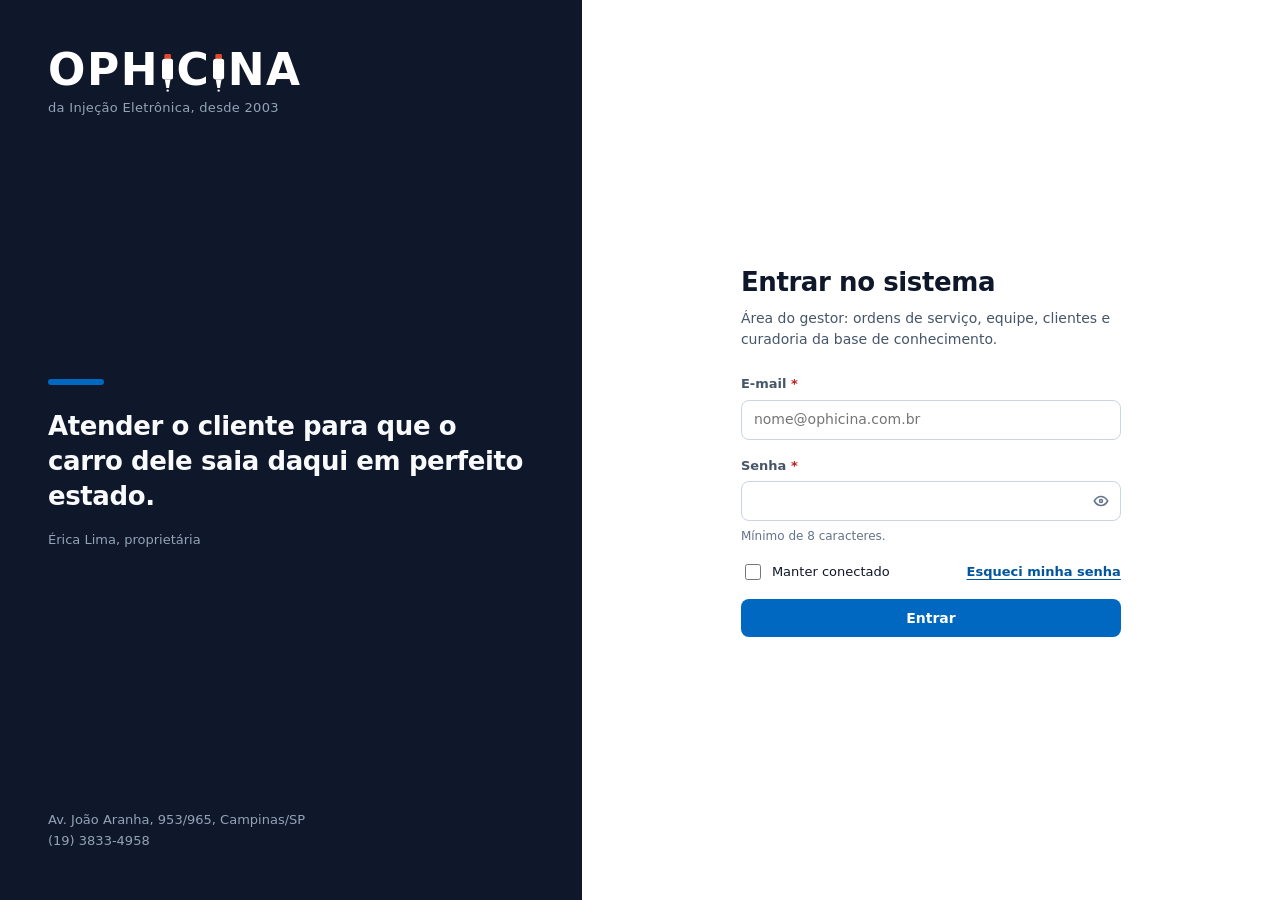
<file: design/ophicina-web/index.html>
<!DOCTYPE html>
<html lang="pt-BR">
  <head>
    <meta charset="UTF-8" />
    <meta name="viewport" content="width=device-width, initial-scale=1" />
    <meta name="description" content="Acesso do gestor ao sistema de gestão da Ophicina da Injeção Eletrônica." />
    <title>Entrar | Ophicina</title>
    <link rel="icon" href="img/favicon.svg" type="image/svg+xml" />
    <link rel="stylesheet" href="css/estilos.css" />
    <script src="js/tema.js"></script>
    <script src="js/login.js" defer></script>
  </head>
  <body>
    <div class="pagina-login">
      <header class="login-apresentacao">
        <svg class="sr-only" aria-hidden="true" focusable="false">
          <!-- bico injetor usado no lugar da letra "I" do logotipo -->
          <symbol id="injetor" viewBox="0 0 12 40">
            <rect x="2.5" y="0" width="7" height="6" rx="1.5" fill="#E04828" />
            <rect x="0" y="5" width="12" height="22" rx="3.2" fill="currentColor" />
            <path d="M3 27h6l-1.6 9h-2.8z" fill="currentColor" />
            <rect x="4.8" y="37.5" width="2.4" height="2.5" rx="1" fill="currentColor" />
          </symbol>
        </svg>
        <a class="logotipo" href="index.html" aria-label="Ophicina da Injeção Eletrônica">
          <span class="logotipo-nome" aria-hidden="true">OPH<svg class="letra-injetor" viewBox="0 0 12 40"><use href="#injetor" /></svg>C<svg class="letra-injetor" viewBox="0 0 12 40"><use href="#injetor" /></svg>NA</span>
          <span class="logotipo-descricao" aria-hidden="true">da Injeção Eletrônica, desde 2003</span>
        </a>

        <figure>
          <span class="faixa"></span>
          <blockquote>
            <p>Atender o cliente para que o carro dele saia daqui em perfeito estado.</p>
          </blockquote>
          <figcaption>Érica Lima, proprietária</figcaption>
        </figure>

        <address>Av. João Aranha, 953/965, Campinas/SP<br />(19) 3833-4958</address>
      </header>

      <main class="login-formulario" id="conteudo">
        <div class="login-caixa">
          <div>
            <h1>Entrar no sistema</h1>
            <p class="introducao">Área do gestor: ordens de serviço, equipe, clientes e curadoria da base de conhecimento.</p>
          </div>

          <form class="formulario" id="formulario-login">
            <div class="campo">
              <label for="email">E-mail <span class="obrigatorio">*</span></label>
              <input type="email" id="email" required autocomplete="username" placeholder="nome@ophicina.com.br" />
            </div>
            <div class="campo">
              <label for="senha">Senha <span class="obrigatorio">*</span></label>
              <div class="campo-senha">
                <input type="password" id="senha" required minlength="8" maxlength="64" autocomplete="current-password" />
                <button type="button" class="botao-icone" id="mostrar-senha" aria-pressed="false" title="Mostrar senha">
                  <img class="icone" src="img/icones/eye.svg" alt="Mostrar senha" />
                </button>
              </div>
              <small class="dica">Mínimo de 8 caracteres.</small>
            </div>
            <div class="linha-entre">
              <label class="opcao"><input type="checkbox" id="lembrar" /> Manter conectado</label>
              <button type="button" class="link" id="abrir-recuperacao" aria-expanded="false" aria-controls="formulario-recuperacao">Esqueci minha senha</button>
            </div>
            <button type="submit" class="botao botao-primario">Entrar</button>
          </form>

          <form class="formulario recuperacao" id="formulario-recuperacao" hidden>
            <h2>Recuperar senha</h2>
            <p class="dica">Enviaremos um link de redefinição para o e-mail cadastrado.</p>
            <div class="campo">
              <label for="email-recuperacao">E-mail cadastrado</label>
              <input type="email" id="email-recuperacao" required autocomplete="email" />
            </div>
            <div class="acoes-formulario">
              <button type="button" class="botao botao-secundario" id="cancelar-recuperacao">Cancelar</button>
              <button type="submit" class="botao botao-primario">Enviar link</button>
            </div>
            <p class="mensagem-formulario" id="mensagem-recuperacao" role="status"></p>
          </form>
        </div>
      </main>
    </div>
  </body>
</html>
</file>
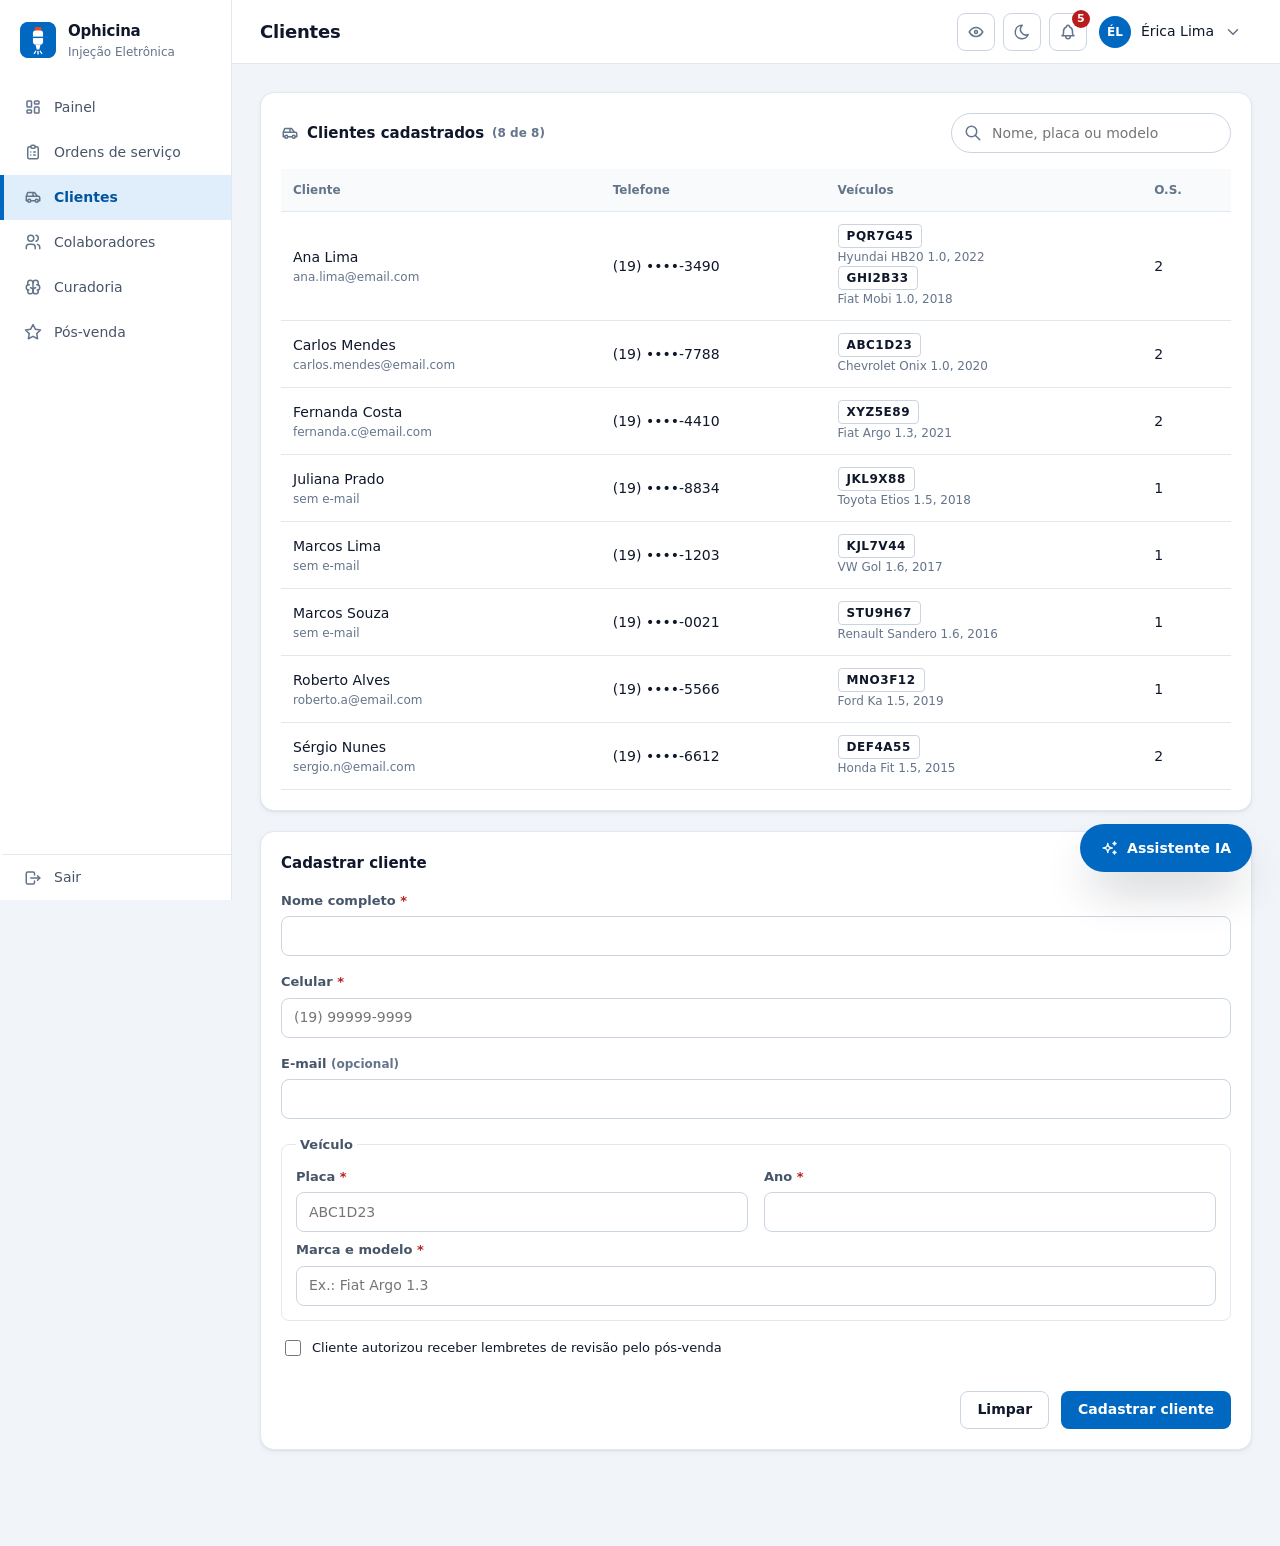
<file: design/ophicina-web/clientes.html>
<!DOCTYPE html>
<html lang="pt-BR">
  <head>
    <meta charset="UTF-8" />
    <meta name="viewport" content="width=device-width, initial-scale=1" />
    <meta name="description" content="Cadastro de clientes e veículos da oficina." />
    <title>Clientes | Ophicina</title>
    <link rel="icon" href="img/favicon.svg" type="image/svg+xml" />
    <link rel="stylesheet" href="css/estilos.css" />
    <script src="js/tema.js"></script>
    <script src="js/dados.js" defer></script>
    <script src="js/comum.js" defer></script>
    <script src="js/clientes.js" defer></script>
  </head>
  <body>
    <a class="pular-conteudo" href="#conteudo">Pular para o conteúdo</a>
    <div class="aplicacao">
      <nav class="menu-lateral" aria-label="Menu principal">
        <a class="marca" href="painel.html">
          <img class="marca-icone" src="img/logo.svg" alt="" width="36" height="36" />
          <span>
            <span class="marca-nome">Ophicina</span>
            <span class="marca-descricao">Injeção Eletrônica</span>
          </span>
        </a>
        <ul>
          <li>
            <a class="item-menu" href="painel.html" title="Painel">
              <img class="icone" src="img/icones/layout-dashboard.svg" alt="" /><span class="texto-item">Painel</span>
            </a>
          </li>
          <li>
            <a class="item-menu" href="ordens-servico.html" title="Ordens de serviço">
              <img class="icone" src="img/icones/clipboard-list.svg" alt="" /><span class="texto-item">Ordens de serviço</span>
            </a>
          </li>
          <li>
            <a class="item-menu" href="clientes.html" title="Clientes" aria-current="page">
              <img class="icone" src="img/icones/car.svg" alt="" /><span class="texto-item">Clientes</span>
            </a>
          </li>
          <li>
            <a class="item-menu" href="colaboradores.html" title="Colaboradores">
              <img class="icone" src="img/icones/users.svg" alt="" /><span class="texto-item">Colaboradores</span>
            </a>
          </li>
          <li>
            <a class="item-menu" href="curadoria.html" title="Curadoria">
              <img class="icone" src="img/icones/brain.svg" alt="" /><span class="texto-item">Curadoria</span>
            </a>
          </li>
          <li>
            <a class="item-menu" href="pos-venda.html" title="Pós-venda">
              <img class="icone" src="img/icones/star.svg" alt="" /><span class="texto-item">Pós-venda</span>
            </a>
          </li>
        </ul>
        <a class="item-menu item-sair" href="index.html" title="Sair">
          <img class="icone" src="img/icones/logout.svg" alt="" /><span class="texto-item">Sair</span>
        </a>
      </nav>

      <div class="area-principal">
        <header class="topo">
          <h1>Clientes</h1>
          <div class="topo-acoes">
            <button type="button" class="botao-icone" id="botao-privacidade" aria-pressed="false" title="Ocultar dados sensíveis">
              <img class="icone" src="img/icones/eye.svg" alt="Ocultar dados sensíveis" />
            </button>
            <button type="button" class="botao-icone" id="botao-tema" aria-pressed="false" title="Alternar tema escuro">
              <img class="icone" src="img/icones/moon.svg" alt="Alternar tema escuro" />
            </button>
            <details class="menu-suspenso">
              <summary class="botao-icone" title="Pendências">
                <img class="icone" src="img/icones/bell.svg" alt="Pendências" />
                <span class="contador" id="contador-pendencias" hidden>0</span>
              </summary>
              <div class="menu-suspenso-painel">
                <h2>Pendências</h2>
                <ul id="lista-pendencias"></ul>
              </div>
            </details>
            <details class="menu-suspenso perfil">
              <summary>
                <span class="avatar" aria-hidden="true">ÉL</span>
                <span class="nome-perfil sensivel">Érica Lima</span>
                <img class="icone" src="img/icones/chevron-down.svg" alt="" />
              </summary>
              <div class="menu-suspenso-painel">
                <h2>Gestora</h2>
                <ul>
                  <li><a href="index.html">Sair do sistema</a></li>
                </ul>
              </div>
            </details>
          </div>
        </header>

        <main class="conteudo" id="conteudo">
          <div class="duas-colunas">
            <section class="cartao" aria-labelledby="titulo-tabela-clientes">
              <div class="cartao-cabecalho">
                <h2 id="titulo-tabela-clientes"><img class="icone" src="img/icones/car.svg" alt="" />Clientes cadastrados <span class="subtitulo" id="total-clientes"></span></h2>
                <div class="campo-busca">
                  <img class="icone" src="img/icones/search.svg" alt="" />
                  <label class="sr-only" for="filtro-clientes">Buscar cliente</label>
                  <input type="search" id="filtro-clientes" placeholder="Nome, placa ou modelo" />
                </div>
              </div>
              <div class="tabela-rolagem">
                <table>
                  <thead>
                    <tr>
                      <th scope="col">Cliente</th>
                      <th scope="col">Telefone</th>
                      <th scope="col">Veículos</th>
                      <th scope="col">O.S.</th>
                    </tr>
                  </thead>
                  <tbody id="corpo-clientes"></tbody>
                </table>
              </div>
            </section>

            <aside class="cartao">
              <form class="formulario" id="formulario-cliente">
                <h2>Cadastrar cliente</h2>
                <div class="campo">
                  <label for="cli-nome">Nome completo <span class="obrigatorio">*</span></label>
                  <input type="text" id="cli-nome" required minlength="3" maxlength="80" autocomplete="off" />
                </div>
                <div class="campo">
                  <label for="cli-telefone">Celular <span class="obrigatorio">*</span></label>
                  <input type="tel" id="cli-telefone" required placeholder="(19) 99999-9999"
                    pattern="\(\d{2}\) \d{4,5}-\d{4}" title="DDD e número, como (19) 99999-9999" />
                </div>
                <div class="campo">
                  <label for="cli-email">E-mail <span class="dica">(opcional)</span></label>
                  <input type="email" id="cli-email" autocomplete="off" />
                </div>
                <fieldset>
                  <legend>Veículo</legend>
                  <div class="campos-lado-a-lado">
                    <div class="campo">
                      <label for="cli-placa">Placa <span class="obrigatorio">*</span></label>
                      <input type="text" id="cli-placa" required maxlength="7" placeholder="ABC1D23" autocomplete="off"
                        pattern="[A-Za-z]{3}[0-9][A-Za-z0-9][0-9]{2}" title="Formato ABC1234 ou Mercosul ABC1D23" />
                    </div>
                    <div class="campo">
                      <label for="cli-ano">Ano <span class="obrigatorio">*</span></label>
                      <input type="number" id="cli-ano" required min="1980" />
                    </div>
                  </div>
                  <div class="campo">
                    <label for="cli-modelo">Marca e modelo <span class="obrigatorio">*</span></label>
                    <input type="text" id="cli-modelo" required minlength="2" maxlength="60" placeholder="Ex.: Fiat Argo 1.3" autocomplete="off" />
                  </div>
                </fieldset>
                <label class="opcao">
                  <input type="checkbox" id="cli-lembretes" />
                  Cliente autorizou receber lembretes de revisão pelo pós-venda
                </label>
                <p class="mensagem-formulario" id="mensagem-cliente" role="alert"></p>
                <div class="acoes-formulario">
                  <button type="reset" class="botao botao-secundario">Limpar</button>
                  <button type="submit" class="botao botao-primario">Cadastrar cliente</button>
                </div>
              </form>
            </aside>
          </div>
        </main>
      </div>
    </div>

    <button type="button" class="botao botao-assistente" id="abrir-assistente">
      <img class="icone" src="img/icones/sparkles.svg" alt="" /> Assistente IA
    </button>

    <dialog class="assistente" id="assistente" aria-labelledby="assistente-titulo">
      <div class="assistente-topo">
        <h2 id="assistente-titulo"><img class="icone" src="img/icones/sparkles.svg" alt="" /> Assistente de diagnóstico</h2>
        <button type="button" class="botao-icone" id="fechar-assistente" title="Fechar">
          <img class="icone" src="img/icones/x.svg" alt="Fechar" />
        </button>
      </div>
      <ol class="assistente-conversa" id="assistente-conversa" aria-live="polite">
        <li class="mensagem-chat ia">Olá, Érica. Pergunte sobre um sintoma, um código de falha ou uma O.S. Eu procuro casos parecidos nos relatos que a oficina já aprovou.</li>
      </ol>
      <form class="assistente-formulario" id="assistente-formulario">
        <label for="assistente-pergunta" class="sr-only">Sua pergunta</label>
        <input type="text" id="assistente-pergunta" required minlength="3" maxlength="300" autocomplete="off"
          placeholder="Ex.: o que fazer com o código P0420?" />
        <button type="submit" class="botao botao-primario" title="Enviar pergunta">
          <img class="icone" src="img/icones/send.svg" alt="Enviar" />
        </button>
      </form>
    </dialog>
  </body>
</html>
</file>
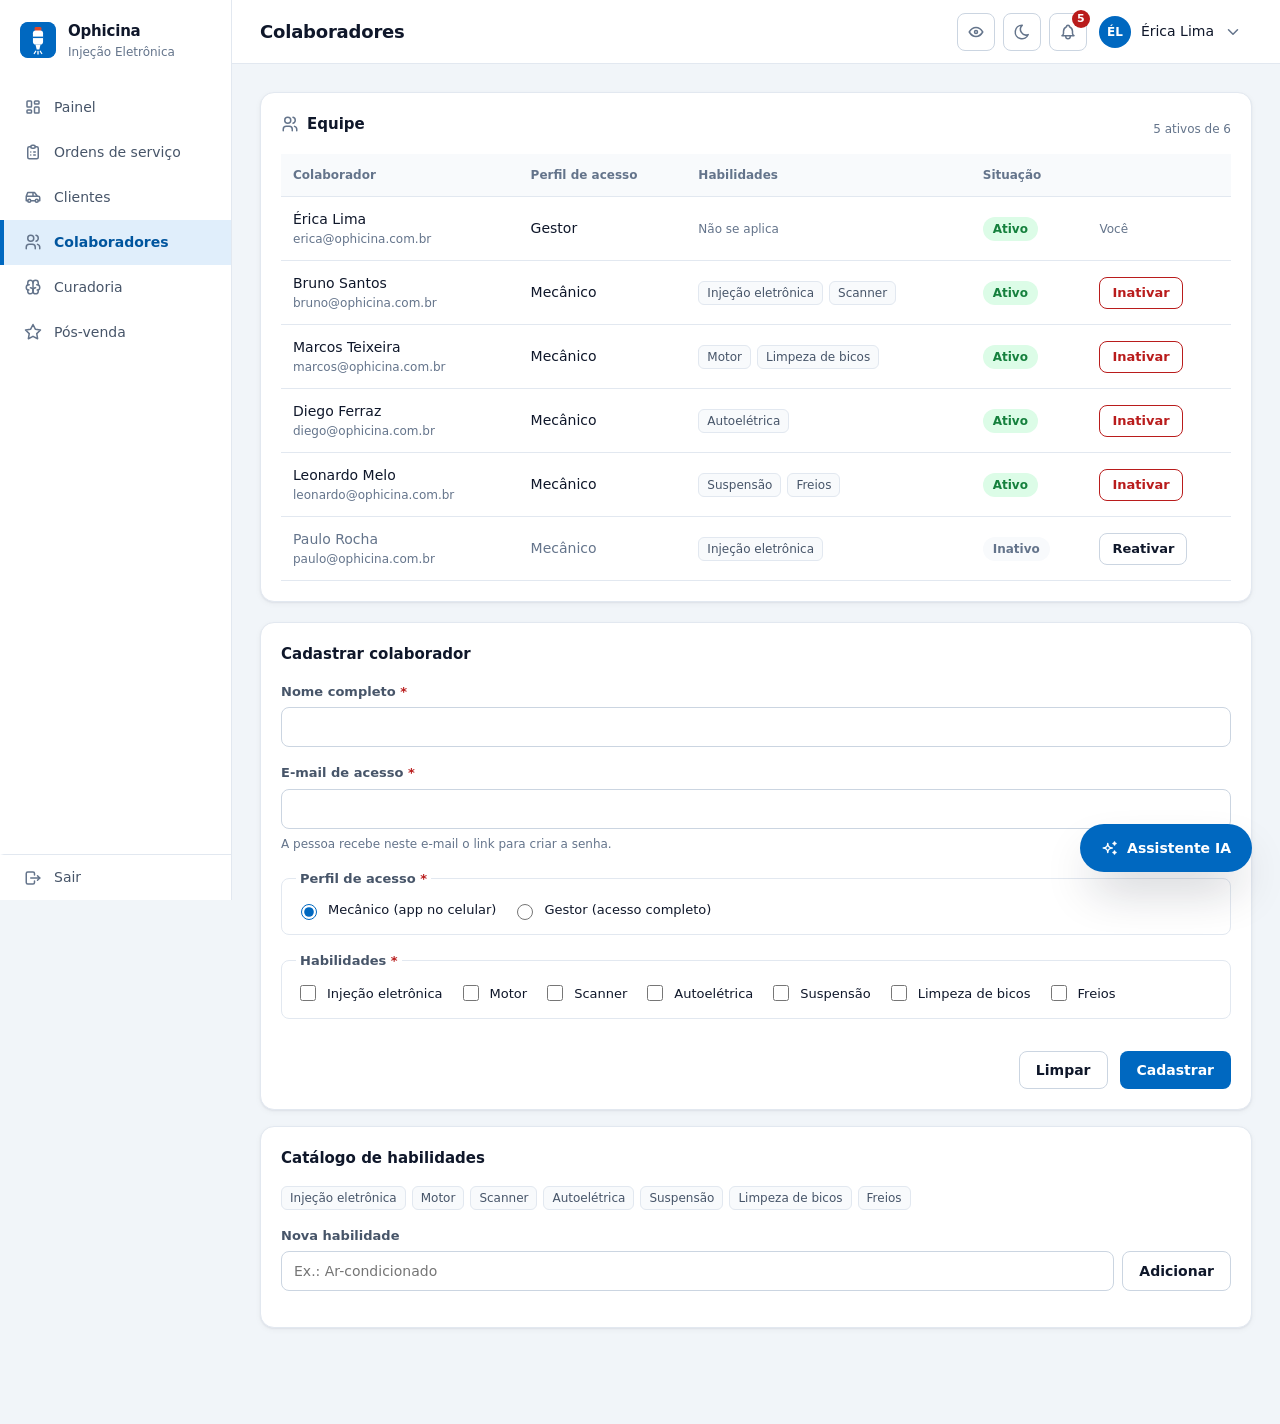
<file: design/ophicina-web/colaboradores.html>
<!DOCTYPE html>
<html lang="pt-BR">
  <head>
    <meta charset="UTF-8" />
    <meta name="viewport" content="width=device-width, initial-scale=1" />
    <meta name="description" content="Equipe da oficina, perfis de acesso e catálogo de habilidades." />
    <title>Colaboradores | Ophicina</title>
    <link rel="icon" href="img/favicon.svg" type="image/svg+xml" />
    <link rel="stylesheet" href="css/estilos.css" />
    <script src="js/tema.js"></script>
    <script src="js/dados.js" defer></script>
    <script src="js/comum.js" defer></script>
    <script src="js/colaboradores.js" defer></script>
  </head>
  <body>
    <a class="pular-conteudo" href="#conteudo">Pular para o conteúdo</a>
    <div class="aplicacao">
      <nav class="menu-lateral" aria-label="Menu principal">
        <a class="marca" href="painel.html">
          <img class="marca-icone" src="img/logo.svg" alt="" width="36" height="36" />
          <span>
            <span class="marca-nome">Ophicina</span>
            <span class="marca-descricao">Injeção Eletrônica</span>
          </span>
        </a>
        <ul>
          <li>
            <a class="item-menu" href="painel.html" title="Painel">
              <img class="icone" src="img/icones/layout-dashboard.svg" alt="" /><span class="texto-item">Painel</span>
            </a>
          </li>
          <li>
            <a class="item-menu" href="ordens-servico.html" title="Ordens de serviço">
              <img class="icone" src="img/icones/clipboard-list.svg" alt="" /><span class="texto-item">Ordens de serviço</span>
            </a>
          </li>
          <li>
            <a class="item-menu" href="clientes.html" title="Clientes">
              <img class="icone" src="img/icones/car.svg" alt="" /><span class="texto-item">Clientes</span>
            </a>
          </li>
          <li>
            <a class="item-menu" href="colaboradores.html" title="Colaboradores" aria-current="page">
              <img class="icone" src="img/icones/users.svg" alt="" /><span class="texto-item">Colaboradores</span>
            </a>
          </li>
          <li>
            <a class="item-menu" href="curadoria.html" title="Curadoria">
              <img class="icone" src="img/icones/brain.svg" alt="" /><span class="texto-item">Curadoria</span>
            </a>
          </li>
          <li>
            <a class="item-menu" href="pos-venda.html" title="Pós-venda">
              <img class="icone" src="img/icones/star.svg" alt="" /><span class="texto-item">Pós-venda</span>
            </a>
          </li>
        </ul>
        <a class="item-menu item-sair" href="index.html" title="Sair">
          <img class="icone" src="img/icones/logout.svg" alt="" /><span class="texto-item">Sair</span>
        </a>
      </nav>

      <div class="area-principal">
        <header class="topo">
          <h1>Colaboradores</h1>
          <div class="topo-acoes">
            <button type="button" class="botao-icone" id="botao-privacidade" aria-pressed="false" title="Ocultar dados sensíveis">
              <img class="icone" src="img/icones/eye.svg" alt="Ocultar dados sensíveis" />
            </button>
            <button type="button" class="botao-icone" id="botao-tema" aria-pressed="false" title="Alternar tema escuro">
              <img class="icone" src="img/icones/moon.svg" alt="Alternar tema escuro" />
            </button>
            <details class="menu-suspenso">
              <summary class="botao-icone" title="Pendências">
                <img class="icone" src="img/icones/bell.svg" alt="Pendências" />
                <span class="contador" id="contador-pendencias" hidden>0</span>
              </summary>
              <div class="menu-suspenso-painel">
                <h2>Pendências</h2>
                <ul id="lista-pendencias"></ul>
              </div>
            </details>
            <details class="menu-suspenso perfil">
              <summary>
                <span class="avatar" aria-hidden="true">ÉL</span>
                <span class="nome-perfil sensivel">Érica Lima</span>
                <img class="icone" src="img/icones/chevron-down.svg" alt="" />
              </summary>
              <div class="menu-suspenso-painel">
                <h2>Gestora</h2>
                <ul>
                  <li><a href="index.html">Sair do sistema</a></li>
                </ul>
              </div>
            </details>
          </div>
        </header>

        <main class="conteudo" id="conteudo">
          <div class="duas-colunas">
            <section class="cartao" aria-labelledby="titulo-equipe">
              <div class="cartao-cabecalho">
                <h2 id="titulo-equipe"><img class="icone" src="img/icones/users.svg" alt="" />Equipe</h2>
                <span class="subtitulo" id="resumo-equipe"></span>
              </div>
              <div class="tabela-rolagem">
                <table>
                  <thead>
                    <tr>
                      <th scope="col">Colaborador</th>
                      <th scope="col">Perfil de acesso</th>
                      <th scope="col">Habilidades</th>
                      <th scope="col">Situação</th>
                      <th scope="col"><span class="sr-only">Ações</span></th>
                    </tr>
                  </thead>
                  <tbody id="corpo-equipe"></tbody>
                </table>
              </div>
            </section>

            <aside class="formulario">
              <form class="cartao formulario" id="formulario-colaborador">
                <h2>Cadastrar colaborador</h2>
                <div class="campo">
                  <label for="col-nome">Nome completo <span class="obrigatorio">*</span></label>
                  <input type="text" id="col-nome" required minlength="3" maxlength="80" autocomplete="off" />
                </div>
                <div class="campo">
                  <label for="col-email">E-mail de acesso <span class="obrigatorio">*</span></label>
                  <input type="email" id="col-email" required autocomplete="off" />
                  <small class="dica">A pessoa recebe neste e-mail o link para criar a senha.</small>
                </div>
                <fieldset>
                  <legend>Perfil de acesso <span class="obrigatorio">*</span></legend>
                  <div class="opcoes">
                    <label class="opcao"><input type="radio" name="perfil" value="Mecânico" required checked /> Mecânico (app no celular)</label>
                    <label class="opcao"><input type="radio" name="perfil" value="Gestor" required /> Gestor (acesso completo)</label>
                  </div>
                </fieldset>
                <fieldset id="col-habilidades">
                  <legend>Habilidades <span class="obrigatorio">*</span></legend>
                  <div class="opcoes" id="col-habilidades-opcoes"></div>
                </fieldset>
                <p class="mensagem-formulario" id="mensagem-colaborador" role="alert"></p>
                <div class="acoes-formulario">
                  <button type="reset" class="botao botao-secundario">Limpar</button>
                  <button type="submit" class="botao botao-primario">Cadastrar</button>
                </div>
              </form>

              <form class="cartao formulario" id="formulario-habilidade">
                <h2>Catálogo de habilidades</h2>
                <ul class="etiquetas" id="catalogo-habilidades"></ul>
                <div class="campo">
                  <label for="nova-habilidade">Nova habilidade</label>
                  <div class="alocar">
                    <input type="text" id="nova-habilidade" required minlength="3" maxlength="30" placeholder="Ex.: Ar-condicionado" autocomplete="off" />
                    <button type="submit" class="botao botao-secundario">Adicionar</button>
                  </div>
                </div>
                <p class="mensagem-formulario" id="mensagem-habilidade" role="alert"></p>
              </form>
            </aside>
          </div>
        </main>
      </div>
    </div>

    <button type="button" class="botao botao-assistente" id="abrir-assistente">
      <img class="icone" src="img/icones/sparkles.svg" alt="" /> Assistente IA
    </button>

    <dialog class="assistente" id="assistente" aria-labelledby="assistente-titulo">
      <div class="assistente-topo">
        <h2 id="assistente-titulo"><img class="icone" src="img/icones/sparkles.svg" alt="" /> Assistente de diagnóstico</h2>
        <button type="button" class="botao-icone" id="fechar-assistente" title="Fechar">
          <img class="icone" src="img/icones/x.svg" alt="Fechar" />
        </button>
      </div>
      <ol class="assistente-conversa" id="assistente-conversa" aria-live="polite">
        <li class="mensagem-chat ia">Olá, Érica. Pergunte sobre um sintoma, um código de falha ou uma O.S. Eu procuro casos parecidos nos relatos que a oficina já aprovou.</li>
      </ol>
      <form class="assistente-formulario" id="assistente-formulario">
        <label for="assistente-pergunta" class="sr-only">Sua pergunta</label>
        <input type="text" id="assistente-pergunta" required minlength="3" maxlength="300" autocomplete="off"
          placeholder="Ex.: o que fazer com o código P0420?" />
        <button type="submit" class="botao botao-primario" title="Enviar pergunta">
          <img class="icone" src="img/icones/send.svg" alt="Enviar" />
        </button>
      </form>
    </dialog>
  </body>
</html>
</file>
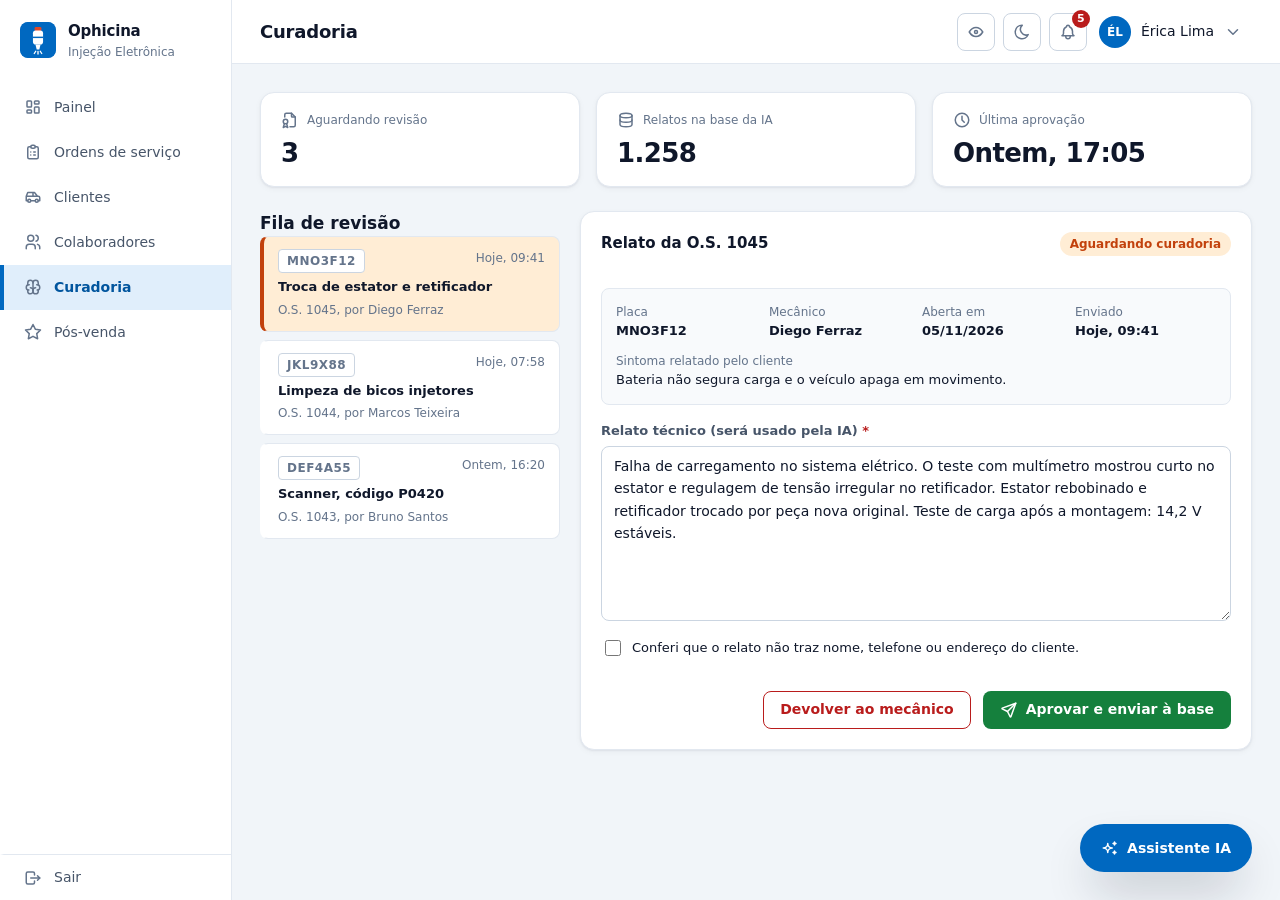
<file: design/ophicina-web/curadoria.html>
<!DOCTYPE html>
<html lang="pt-BR">
  <head>
    <meta charset="UTF-8" />
    <meta name="viewport" content="width=device-width, initial-scale=1" />
    <meta name="description" content="Revisão dos relatos técnicos antes de entrarem na base de conhecimento da IA." />
    <title>Curadoria | Ophicina</title>
    <link rel="icon" href="img/favicon.svg" type="image/svg+xml" />
    <link rel="stylesheet" href="css/estilos.css" />
    <script src="js/tema.js"></script>
    <script src="js/dados.js" defer></script>
    <script src="js/comum.js" defer></script>
    <script src="js/curadoria.js" defer></script>
  </head>
  <body>
    <a class="pular-conteudo" href="#conteudo">Pular para o conteúdo</a>
    <div class="aplicacao">
      <nav class="menu-lateral" aria-label="Menu principal">
        <a class="marca" href="painel.html">
          <img class="marca-icone" src="img/logo.svg" alt="" width="36" height="36" />
          <span>
            <span class="marca-nome">Ophicina</span>
            <span class="marca-descricao">Injeção Eletrônica</span>
          </span>
        </a>
        <ul>
          <li>
            <a class="item-menu" href="painel.html" title="Painel">
              <img class="icone" src="img/icones/layout-dashboard.svg" alt="" /><span class="texto-item">Painel</span>
            </a>
          </li>
          <li>
            <a class="item-menu" href="ordens-servico.html" title="Ordens de serviço">
              <img class="icone" src="img/icones/clipboard-list.svg" alt="" /><span class="texto-item">Ordens de serviço</span>
            </a>
          </li>
          <li>
            <a class="item-menu" href="clientes.html" title="Clientes">
              <img class="icone" src="img/icones/car.svg" alt="" /><span class="texto-item">Clientes</span>
            </a>
          </li>
          <li>
            <a class="item-menu" href="colaboradores.html" title="Colaboradores">
              <img class="icone" src="img/icones/users.svg" alt="" /><span class="texto-item">Colaboradores</span>
            </a>
          </li>
          <li>
            <a class="item-menu" href="curadoria.html" title="Curadoria" aria-current="page">
              <img class="icone" src="img/icones/brain.svg" alt="" /><span class="texto-item">Curadoria</span>
            </a>
          </li>
          <li>
            <a class="item-menu" href="pos-venda.html" title="Pós-venda">
              <img class="icone" src="img/icones/star.svg" alt="" /><span class="texto-item">Pós-venda</span>
            </a>
          </li>
        </ul>
        <a class="item-menu item-sair" href="index.html" title="Sair">
          <img class="icone" src="img/icones/logout.svg" alt="" /><span class="texto-item">Sair</span>
        </a>
      </nav>

      <div class="area-principal">
        <header class="topo">
          <h1>Curadoria</h1>
          <div class="topo-acoes">
            <button type="button" class="botao-icone" id="botao-privacidade" aria-pressed="false" title="Ocultar dados sensíveis">
              <img class="icone" src="img/icones/eye.svg" alt="Ocultar dados sensíveis" />
            </button>
            <button type="button" class="botao-icone" id="botao-tema" aria-pressed="false" title="Alternar tema escuro">
              <img class="icone" src="img/icones/moon.svg" alt="Alternar tema escuro" />
            </button>
            <details class="menu-suspenso">
              <summary class="botao-icone" title="Pendências">
                <img class="icone" src="img/icones/bell.svg" alt="Pendências" />
                <span class="contador" id="contador-pendencias" hidden>0</span>
              </summary>
              <div class="menu-suspenso-painel">
                <h2>Pendências</h2>
                <ul id="lista-pendencias"></ul>
              </div>
            </details>
            <details class="menu-suspenso perfil">
              <summary>
                <span class="avatar" aria-hidden="true">ÉL</span>
                <span class="nome-perfil sensivel">Érica Lima</span>
                <img class="icone" src="img/icones/chevron-down.svg" alt="" />
              </summary>
              <div class="menu-suspenso-painel">
                <h2>Gestora</h2>
                <ul>
                  <li><a href="index.html">Sair do sistema</a></li>
                </ul>
              </div>
            </details>
          </div>
        </header>

        <main class="conteudo" id="conteudo">
          <ul class="indicadores">
            <li class="cartao indicador">
              <h2><img class="icone" src="img/icones/file-certificate.svg" alt="" />Aguardando revisão</h2>
              <p class="valor" id="total-pendentes">0</p>
            </li>
            <li class="cartao indicador">
              <h2><img class="icone" src="img/icones/database.svg" alt="" />Relatos na base da IA</h2>
              <p class="valor" id="total-homologados">0</p>
            </li>
            <li class="cartao indicador">
              <h2><img class="icone" src="img/icones/clock.svg" alt="" />Última aprovação</h2>
              <p class="valor" id="ultima-aprovacao">Ontem, 17:05</p>
            </li>
          </ul>

          <div class="curadoria-grade">
            <section aria-labelledby="titulo-fila">
              <h2 class="secao-titulo" id="titulo-fila">Fila de revisão</h2>
              <ul class="fila" id="fila-relatos"></ul>
            </section>

            <section class="cartao" aria-labelledby="titulo-editor">
              <form class="formulario" id="formulario-curadoria">
                <div class="cartao-cabecalho">
                  <h2 id="titulo-editor">Relato da O.S.</h2>
                  <span class="status status-curadoria">Aguardando curadoria</span>
                </div>
                <dl class="ficha-tecnica" id="ficha-tecnica"></dl>
                <div class="campo">
                  <label for="texto-relato">Relato técnico (será usado pela IA) <span class="obrigatorio">*</span></label>
                  <textarea id="texto-relato" required minlength="50" maxlength="2000" rows="7"></textarea>
                </div>
                <label class="opcao">
                  <input type="checkbox" id="conferi-dados" required />
                  Conferi que o relato não traz nome, telefone ou endereço do cliente.
                </label>
                <p class="mensagem-formulario" id="mensagem-curadoria" role="alert"></p>
                <div class="acoes-formulario">
                  <button type="button" class="botao botao-perigo" id="abrir-devolucao">Devolver ao mecânico</button>
                  <button type="submit" class="botao botao-sucesso"><img class="icone" src="img/icones/send.svg" alt="" /> Aprovar e enviar à base</button>
                </div>
              </form>

              <form class="formulario recuperacao" id="formulario-devolucao" hidden>
                <div class="campo">
                  <label for="motivo-devolucao">O que o mecânico precisa corrigir? <span class="obrigatorio">*</span></label>
                  <textarea id="motivo-devolucao" required minlength="10" maxlength="300"
                    placeholder="Ex.: informe a tensão medida antes da troca."></textarea>
                </div>
                <div class="acoes-formulario">
                  <button type="button" class="botao botao-secundario" id="cancelar-devolucao">Cancelar</button>
                  <button type="submit" class="botao botao-perigo">Confirmar devolução</button>
                </div>
              </form>

              <p class="vazio" id="fila-vazia" hidden>Nenhum relato aguardando revisão. Os novos chegam pelo app dos mecânicos.</p>
            </section>
          </div>
        </main>
      </div>
    </div>

    <button type="button" class="botao botao-assistente" id="abrir-assistente">
      <img class="icone" src="img/icones/sparkles.svg" alt="" /> Assistente IA
    </button>

    <dialog class="assistente" id="assistente" aria-labelledby="assistente-titulo">
      <div class="assistente-topo">
        <h2 id="assistente-titulo"><img class="icone" src="img/icones/sparkles.svg" alt="" /> Assistente de diagnóstico</h2>
        <button type="button" class="botao-icone" id="fechar-assistente" title="Fechar">
          <img class="icone" src="img/icones/x.svg" alt="Fechar" />
        </button>
      </div>
      <ol class="assistente-conversa" id="assistente-conversa" aria-live="polite">
        <li class="mensagem-chat ia">Olá, Érica. Pergunte sobre um sintoma, um código de falha ou uma O.S. Eu procuro casos parecidos nos relatos que a oficina já aprovou.</li>
      </ol>
      <form class="assistente-formulario" id="assistente-formulario">
        <label for="assistente-pergunta" class="sr-only">Sua pergunta</label>
        <input type="text" id="assistente-pergunta" required minlength="3" maxlength="300" autocomplete="off"
          placeholder="Ex.: o que fazer com o código P0420?" />
        <button type="submit" class="botao botao-primario" title="Enviar pergunta">
          <img class="icone" src="img/icones/send.svg" alt="Enviar" />
        </button>
      </form>
    </dialog>
  </body>
</html>
</file>
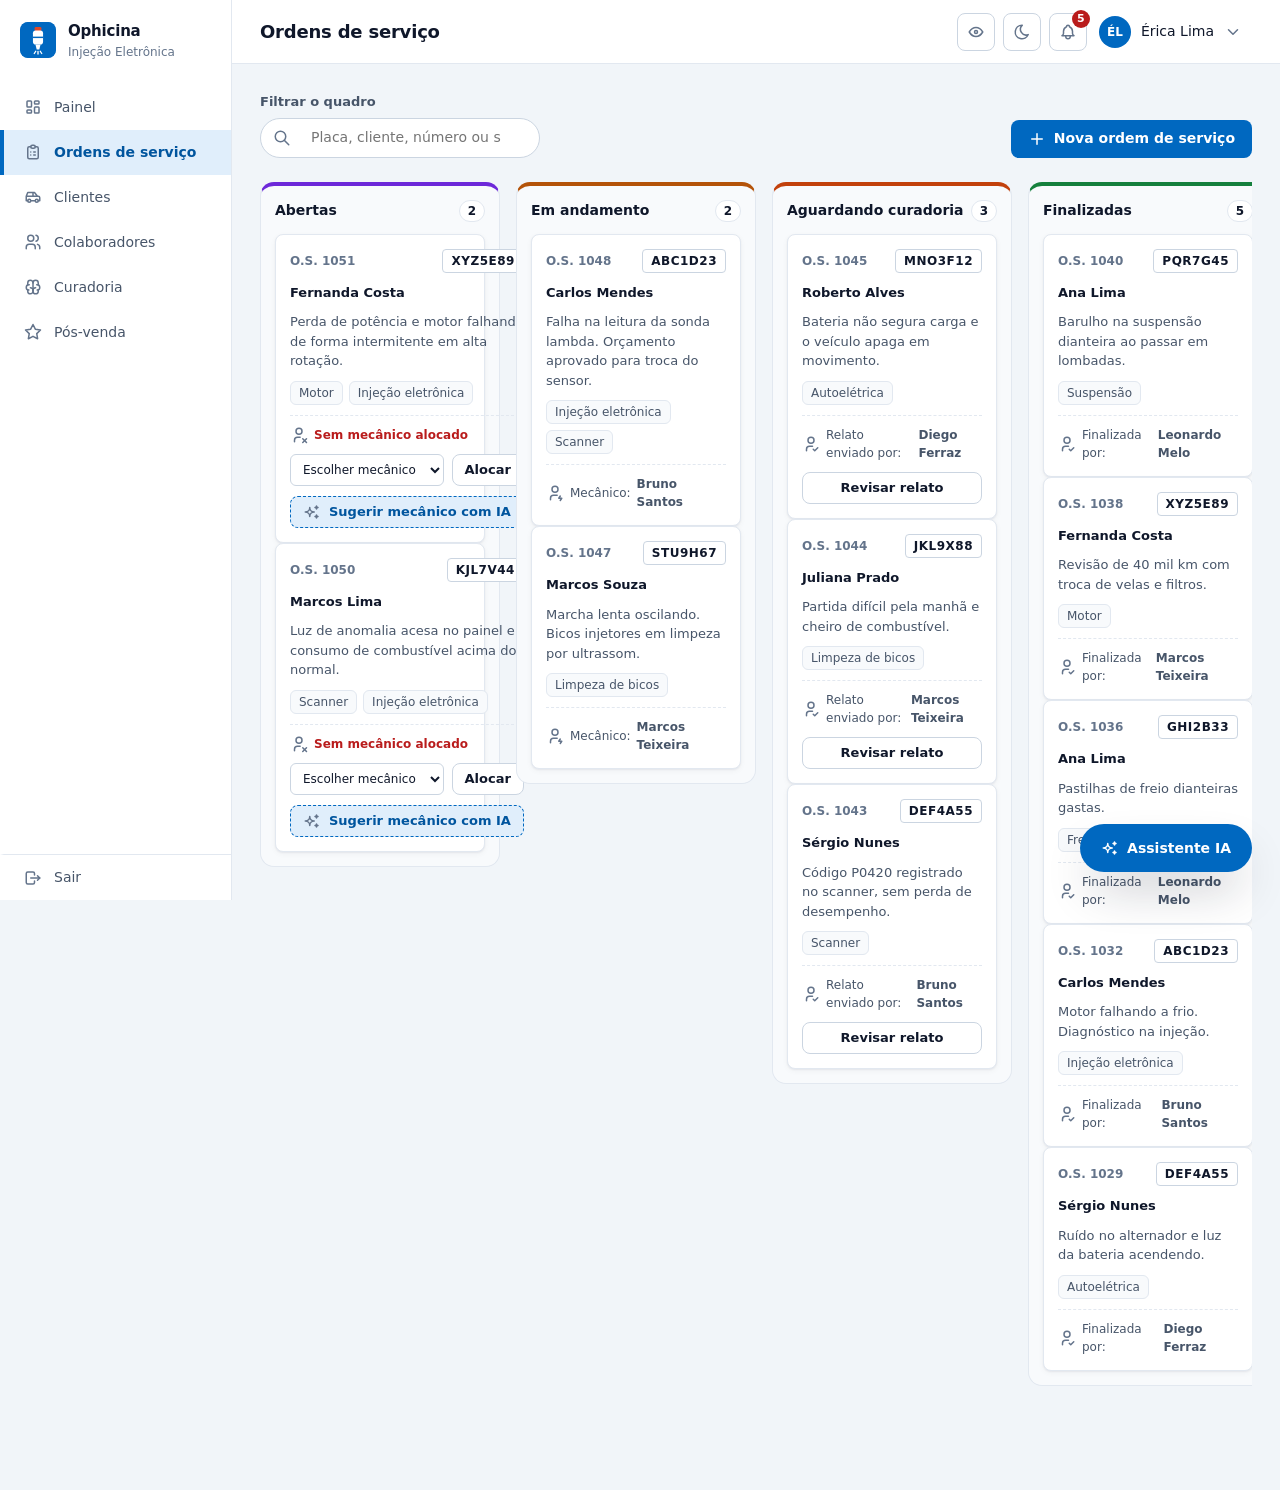
<file: design/ophicina-web/ordens-servico.html>
<!DOCTYPE html>
<html lang="pt-BR">
  <head>
    <meta charset="UTF-8" />
    <meta name="viewport" content="width=device-width, initial-scale=1" />
    <meta name="description" content="Quadro das ordens de serviço, da abertura à curadoria do relato técnico." />
    <title>Ordens de serviço | Ophicina</title>
    <link rel="icon" href="img/favicon.svg" type="image/svg+xml" />
    <link rel="stylesheet" href="css/estilos.css" />
    <script src="js/tema.js"></script>
    <script src="js/dados.js" defer></script>
    <script src="js/comum.js" defer></script>
    <script src="js/ordens.js" defer></script>
  </head>
  <body>
    <a class="pular-conteudo" href="#conteudo">Pular para o conteúdo</a>
    <div class="aplicacao">
      <nav class="menu-lateral" aria-label="Menu principal">
        <a class="marca" href="painel.html">
          <img class="marca-icone" src="img/logo.svg" alt="" width="36" height="36" />
          <span>
            <span class="marca-nome">Ophicina</span>
            <span class="marca-descricao">Injeção Eletrônica</span>
          </span>
        </a>
        <ul>
          <li>
            <a class="item-menu" href="painel.html" title="Painel">
              <img class="icone" src="img/icones/layout-dashboard.svg" alt="" /><span class="texto-item">Painel</span>
            </a>
          </li>
          <li>
            <a class="item-menu" href="ordens-servico.html" title="Ordens de serviço" aria-current="page">
              <img class="icone" src="img/icones/clipboard-list.svg" alt="" /><span class="texto-item">Ordens de serviço</span>
            </a>
          </li>
          <li>
            <a class="item-menu" href="clientes.html" title="Clientes">
              <img class="icone" src="img/icones/car.svg" alt="" /><span class="texto-item">Clientes</span>
            </a>
          </li>
          <li>
            <a class="item-menu" href="colaboradores.html" title="Colaboradores">
              <img class="icone" src="img/icones/users.svg" alt="" /><span class="texto-item">Colaboradores</span>
            </a>
          </li>
          <li>
            <a class="item-menu" href="curadoria.html" title="Curadoria">
              <img class="icone" src="img/icones/brain.svg" alt="" /><span class="texto-item">Curadoria</span>
            </a>
          </li>
          <li>
            <a class="item-menu" href="pos-venda.html" title="Pós-venda">
              <img class="icone" src="img/icones/star.svg" alt="" /><span class="texto-item">Pós-venda</span>
            </a>
          </li>
        </ul>
        <a class="item-menu item-sair" href="index.html" title="Sair">
          <img class="icone" src="img/icones/logout.svg" alt="" /><span class="texto-item">Sair</span>
        </a>
      </nav>

      <div class="area-principal">
        <header class="topo">
          <h1>Ordens de serviço</h1>
          <div class="topo-acoes">
            <button type="button" class="botao-icone" id="botao-privacidade" aria-pressed="false" title="Ocultar dados sensíveis">
              <img class="icone" src="img/icones/eye.svg" alt="Ocultar dados sensíveis" />
            </button>
            <button type="button" class="botao-icone" id="botao-tema" aria-pressed="false" title="Alternar tema escuro">
              <img class="icone" src="img/icones/moon.svg" alt="Alternar tema escuro" />
            </button>
            <details class="menu-suspenso">
              <summary class="botao-icone" title="Pendências">
                <img class="icone" src="img/icones/bell.svg" alt="Pendências" />
                <span class="contador" id="contador-pendencias" hidden>0</span>
              </summary>
              <div class="menu-suspenso-painel">
                <h2>Pendências</h2>
                <ul id="lista-pendencias"></ul>
              </div>
            </details>
            <details class="menu-suspenso perfil">
              <summary>
                <span class="avatar" aria-hidden="true">ÉL</span>
                <span class="nome-perfil sensivel">Érica Lima</span>
                <img class="icone" src="img/icones/chevron-down.svg" alt="" />
              </summary>
              <div class="menu-suspenso-painel">
                <h2>Gestora</h2>
                <ul>
                  <li><a href="index.html">Sair do sistema</a></li>
                </ul>
              </div>
            </details>
          </div>
        </header>

        <main class="conteudo" id="conteudo">
          <div class="barra-acoes">
            <div class="campo">
              <label for="filtro-os">Filtrar o quadro</label>
              <div class="campo-busca">
                <img class="icone" src="img/icones/search.svg" alt="" />
                <input type="search" id="filtro-os" placeholder="Placa, cliente, número ou sintoma" />
              </div>
            </div>
            <button type="button" class="botao botao-primario empurra" id="abrir-nova-os">
              <img class="icone" src="img/icones/plus.svg" alt="" /> Nova ordem de serviço
            </button>
          </div>

          <div class="quadro">
            <section class="coluna coluna-aberta" aria-labelledby="titulo-aberta">
              <h2 id="titulo-aberta">Abertas <span class="total" id="total-aberta">0</span></h2>
              <div id="lista-aberta"></div>
            </section>
            <section class="coluna coluna-andamento" aria-labelledby="titulo-andamento">
              <h2 id="titulo-andamento">Em andamento <span class="total" id="total-andamento">0</span></h2>
              <div id="lista-andamento"></div>
            </section>
            <section class="coluna coluna-curadoria" aria-labelledby="titulo-curadoria">
              <h2 id="titulo-curadoria">Aguardando curadoria <span class="total" id="total-curadoria">0</span></h2>
              <div id="lista-curadoria"></div>
            </section>
            <section class="coluna coluna-finalizada" aria-labelledby="titulo-finalizada">
              <h2 id="titulo-finalizada">Finalizadas <span class="total" id="total-finalizada">0</span></h2>
              <div id="lista-finalizada"></div>
            </section>
          </div>

          <dialog class="janela" id="janela-nova-os" aria-labelledby="titulo-nova-os">
            <div class="janela-topo">
              <h2 id="titulo-nova-os">Nova ordem de serviço</h2>
              <button type="button" class="botao-icone" id="fechar-nova-os" title="Fechar sem salvar">
                <img class="icone" src="img/icones/x.svg" alt="Fechar" />
              </button>
            </div>
            <form class="formulario" id="formulario-os">
              <div class="campos-lado-a-lado">
                <div class="campo">
                  <label for="os-cliente">Cliente <span class="obrigatorio">*</span></label>
                  <select id="os-cliente" required>
                    <option value="">Selecione o cliente</option>
                  </select>
                </div>
                <div class="campo">
                  <label for="os-veiculo">Veículo <span class="obrigatorio">*</span></label>
                  <select id="os-veiculo" required disabled>
                    <option value="">Escolha o cliente primeiro</option>
                  </select>
                  <small class="dica">Cliente novo? Cadastre na tela <a href="clientes.html">Clientes</a>.</small>
                </div>
              </div>

              <div class="campo">
                <label for="os-sintoma">Sintoma relatado pelo cliente <span class="obrigatorio">*</span></label>
                <textarea id="os-sintoma" required minlength="15" maxlength="500"
                  placeholder="Ex.: motor falha em alta rotação e a luz da injeção acende."></textarea>
                <small class="dica" id="os-sintoma-contador">0 de 500 caracteres</small>
              </div>

              <fieldset>
                <legend>Habilidades necessárias <span class="obrigatorio">*</span></legend>
                <div class="opcoes" id="os-habilidades"></div>
              </fieldset>

              <div class="campos-lado-a-lado">
                <div class="campo">
                  <label for="os-mecanico">Mecânico responsável</label>
                  <select id="os-mecanico">
                    <option value="">Alocar depois</option>
                  </select>
                </div>
                <div class="campo">
                  <label for="os-previsao">Previsão de entrega <span class="obrigatorio">*</span></label>
                  <input type="date" id="os-previsao" required />
                </div>
              </div>

              <p class="mensagem-formulario" id="mensagem-os" role="alert"></p>

              <div class="acoes-formulario">
                <button type="button" class="botao botao-secundario" id="cancelar-nova-os">Cancelar</button>
                <button type="submit" class="botao botao-primario">Abrir O.S.</button>
              </div>
            </form>
          </dialog>
        </main>
      </div>
    </div>

    <button type="button" class="botao botao-assistente" id="abrir-assistente">
      <img class="icone" src="img/icones/sparkles.svg" alt="" /> Assistente IA
    </button>

    <dialog class="assistente" id="assistente" aria-labelledby="assistente-titulo">
      <div class="assistente-topo">
        <h2 id="assistente-titulo"><img class="icone" src="img/icones/sparkles.svg" alt="" /> Assistente de diagnóstico</h2>
        <button type="button" class="botao-icone" id="fechar-assistente" title="Fechar">
          <img class="icone" src="img/icones/x.svg" alt="Fechar" />
        </button>
      </div>
      <ol class="assistente-conversa" id="assistente-conversa" aria-live="polite">
        <li class="mensagem-chat ia">Olá, Érica. Pergunte sobre um sintoma, um código de falha ou uma O.S. Eu procuro casos parecidos nos relatos que a oficina já aprovou.</li>
      </ol>
      <form class="assistente-formulario" id="assistente-formulario">
        <label for="assistente-pergunta" class="sr-only">Sua pergunta</label>
        <input type="text" id="assistente-pergunta" required minlength="3" maxlength="300" autocomplete="off"
          placeholder="Ex.: o que fazer com o código P0420?" />
        <button type="submit" class="botao botao-primario" title="Enviar pergunta">
          <img class="icone" src="img/icones/send.svg" alt="Enviar" />
        </button>
      </form>
    </dialog>
  </body>
</html>
</file>
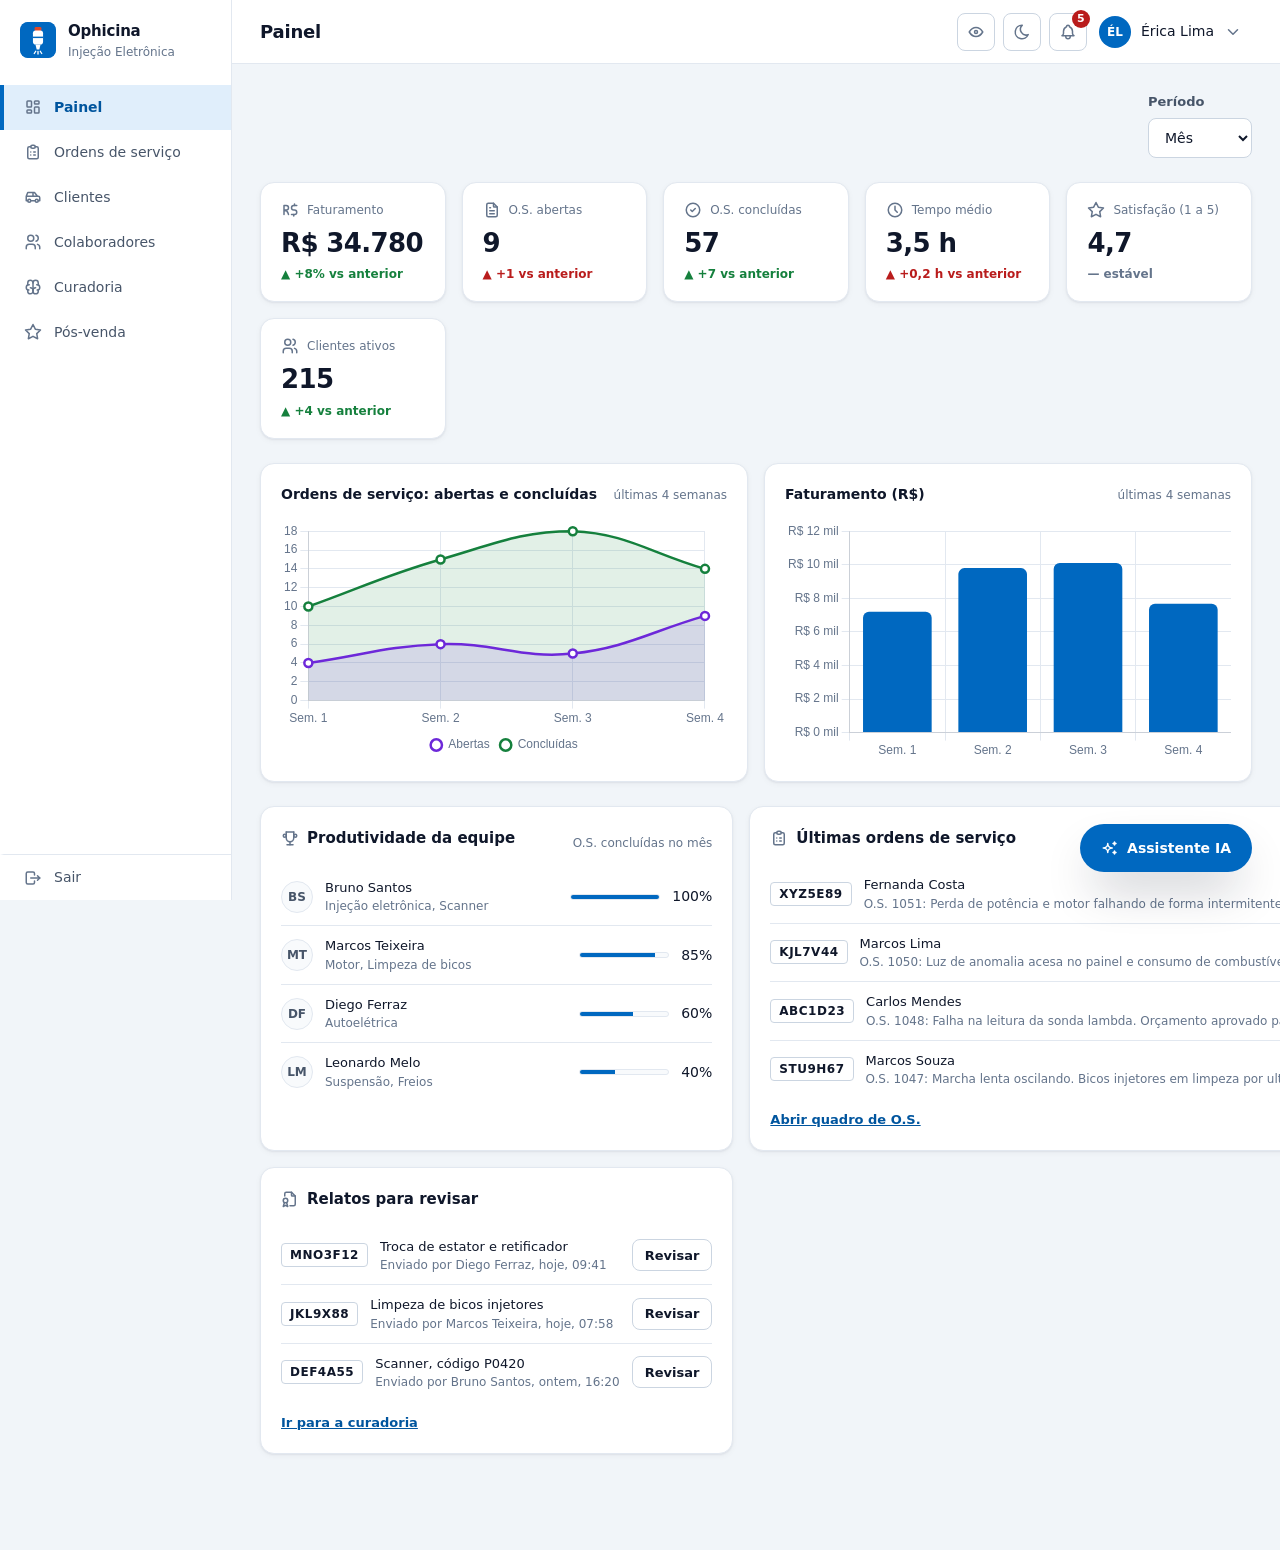
<file: design/ophicina-web/painel.html>
<!DOCTYPE html>
<html lang="pt-BR">
  <head>
    <meta charset="UTF-8" />
    <meta name="viewport" content="width=device-width, initial-scale=1" />
    <meta name="description" content="Indicadores de produtividade, faturamento e pendências da oficina." />
    <title>Painel | Ophicina</title>
    <link rel="icon" href="img/favicon.svg" type="image/svg+xml" />
    <link rel="stylesheet" href="css/estilos.css" />
    <script src="js/tema.js"></script>
    <script src="js/dados.js" defer></script>
    <script src="js/comum.js" defer></script>
    <script src="js/libs/chart.umd.js" defer></script>
    <script src="js/painel.js" defer></script>
  </head>
  <body>
    <a class="pular-conteudo" href="#conteudo">Pular para o conteúdo</a>
    <div class="aplicacao">
      <nav class="menu-lateral" aria-label="Menu principal">
        <a class="marca" href="painel.html">
          <img class="marca-icone" src="img/logo.svg" alt="" width="36" height="36" />
          <span>
            <span class="marca-nome">Ophicina</span>
            <span class="marca-descricao">Injeção Eletrônica</span>
          </span>
        </a>
        <ul>
          <li>
            <a class="item-menu" href="painel.html" title="Painel" aria-current="page">
              <img class="icone" src="img/icones/layout-dashboard.svg" alt="" /><span class="texto-item">Painel</span>
            </a>
          </li>
          <li>
            <a class="item-menu" href="ordens-servico.html" title="Ordens de serviço">
              <img class="icone" src="img/icones/clipboard-list.svg" alt="" /><span class="texto-item">Ordens de serviço</span>
            </a>
          </li>
          <li>
            <a class="item-menu" href="clientes.html" title="Clientes">
              <img class="icone" src="img/icones/car.svg" alt="" /><span class="texto-item">Clientes</span>
            </a>
          </li>
          <li>
            <a class="item-menu" href="colaboradores.html" title="Colaboradores">
              <img class="icone" src="img/icones/users.svg" alt="" /><span class="texto-item">Colaboradores</span>
            </a>
          </li>
          <li>
            <a class="item-menu" href="curadoria.html" title="Curadoria">
              <img class="icone" src="img/icones/brain.svg" alt="" /><span class="texto-item">Curadoria</span>
            </a>
          </li>
          <li>
            <a class="item-menu" href="pos-venda.html" title="Pós-venda">
              <img class="icone" src="img/icones/star.svg" alt="" /><span class="texto-item">Pós-venda</span>
            </a>
          </li>
        </ul>
        <a class="item-menu item-sair" href="index.html" title="Sair">
          <img class="icone" src="img/icones/logout.svg" alt="" /><span class="texto-item">Sair</span>
        </a>
      </nav>

      <div class="area-principal">
        <header class="topo">
          <h1>Painel</h1>
          <div class="topo-acoes">
            <button type="button" class="botao-icone" id="botao-privacidade" aria-pressed="false" title="Ocultar dados sensíveis">
              <img class="icone" src="img/icones/eye.svg" alt="Ocultar dados sensíveis" />
            </button>
            <button type="button" class="botao-icone" id="botao-tema" aria-pressed="false" title="Alternar tema escuro">
              <img class="icone" src="img/icones/moon.svg" alt="Alternar tema escuro" />
            </button>
            <details class="menu-suspenso">
              <summary class="botao-icone" title="Pendências">
                <img class="icone" src="img/icones/bell.svg" alt="Pendências" />
                <span class="contador" id="contador-pendencias" hidden>0</span>
              </summary>
              <div class="menu-suspenso-painel">
                <h2>Pendências</h2>
                <ul id="lista-pendencias"></ul>
              </div>
            </details>
            <details class="menu-suspenso perfil">
              <summary>
                <span class="avatar" aria-hidden="true">ÉL</span>
                <span class="nome-perfil sensivel">Érica Lima</span>
                <img class="icone" src="img/icones/chevron-down.svg" alt="" />
              </summary>
              <div class="menu-suspenso-painel">
                <h2>Gestora</h2>
                <ul>
                  <li><a href="index.html">Sair do sistema</a></li>
                </ul>
              </div>
            </details>
          </div>
        </header>

        <main class="conteudo" id="conteudo">
          <div class="barra-acoes">
            <div class="campo empurra">
              <label for="periodo">Período</label>
              <select id="periodo" name="periodo">
                <option value="semana">Semana</option>
                <option value="mes" selected>Mês</option>
                <option value="ano">Ano</option>
              </select>
            </div>
          </div>

          <section aria-labelledby="titulo-indicadores">
            <h2 class="sr-only" id="titulo-indicadores">Indicadores do período</h2>
            <ul class="indicadores" id="indicadores"></ul>
          </section>

          <div class="graficos">
            <figure class="cartao">
              <figcaption class="cartao-cabecalho">
                <strong>Ordens de serviço: abertas e concluídas</strong>
                <span class="subtitulo" id="subtitulo-os"></span>
              </figcaption>
              <div class="grafico">
                <canvas id="grafico-os" role="img" aria-label="Gráfico de linhas com as ordens de serviço abertas e concluídas no período"></canvas>
              </div>
            </figure>

            <figure class="cartao">
              <figcaption class="cartao-cabecalho">
                <strong>Faturamento (R$)</strong>
                <span class="subtitulo" id="subtitulo-receita"></span>
              </figcaption>
              <div class="grafico">
                <canvas id="grafico-receita" class="sensivel" role="img" aria-label="Gráfico de barras com o faturamento do período"></canvas>
              </div>
            </figure>
          </div>

          <div class="blocos-inferiores">
            <section class="cartao" aria-labelledby="titulo-produtividade">
              <div class="cartao-cabecalho">
                <h2 id="titulo-produtividade"><img class="icone" src="img/icones/trophy.svg" alt="" />Produtividade da equipe</h2>
                <span class="subtitulo">O.S. concluídas no mês</span>
              </div>
              <ol class="lista-compacta" id="lista-produtividade"></ol>
            </section>

            <section class="cartao" aria-labelledby="titulo-ultimas">
              <div class="cartao-cabecalho">
                <h2 id="titulo-ultimas"><img class="icone" src="img/icones/clipboard-list.svg" alt="" />Últimas ordens de serviço</h2>
              </div>
              <ul class="lista-compacta" id="lista-ultimas-os"></ul>
              <a class="ver-tudo" href="ordens-servico.html">Abrir quadro de O.S.</a>
            </section>

            <section class="cartao" aria-labelledby="titulo-pendentes">
              <div class="cartao-cabecalho">
                <h2 id="titulo-pendentes"><img class="icone" src="img/icones/file-certificate.svg" alt="" />Relatos para revisar</h2>
              </div>
              <ul class="lista-compacta" id="lista-relatos"></ul>
              <a class="ver-tudo" href="curadoria.html">Ir para a curadoria</a>
            </section>
          </div>
        </main>
      </div>
    </div>

    <button type="button" class="botao botao-assistente" id="abrir-assistente">
      <img class="icone" src="img/icones/sparkles.svg" alt="" /> Assistente IA
    </button>

    <dialog class="assistente" id="assistente" aria-labelledby="assistente-titulo">
      <div class="assistente-topo">
        <h2 id="assistente-titulo"><img class="icone" src="img/icones/sparkles.svg" alt="" /> Assistente de diagnóstico</h2>
        <button type="button" class="botao-icone" id="fechar-assistente" title="Fechar">
          <img class="icone" src="img/icones/x.svg" alt="Fechar" />
        </button>
      </div>
      <ol class="assistente-conversa" id="assistente-conversa" aria-live="polite">
        <li class="mensagem-chat ia">Olá, Érica. Pergunte sobre um sintoma, um código de falha ou uma O.S. Eu procuro casos parecidos nos relatos que a oficina já aprovou.</li>
      </ol>
      <form class="assistente-formulario" id="assistente-formulario">
        <label for="assistente-pergunta" class="sr-only">Sua pergunta</label>
        <input type="text" id="assistente-pergunta" required minlength="3" maxlength="300" autocomplete="off"
          placeholder="Ex.: o que fazer com o código P0420?" />
        <button type="submit" class="botao botao-primario" title="Enviar pergunta">
          <img class="icone" src="img/icones/send.svg" alt="Enviar" />
        </button>
      </form>
    </dialog>
  </body>
</html>
</file>
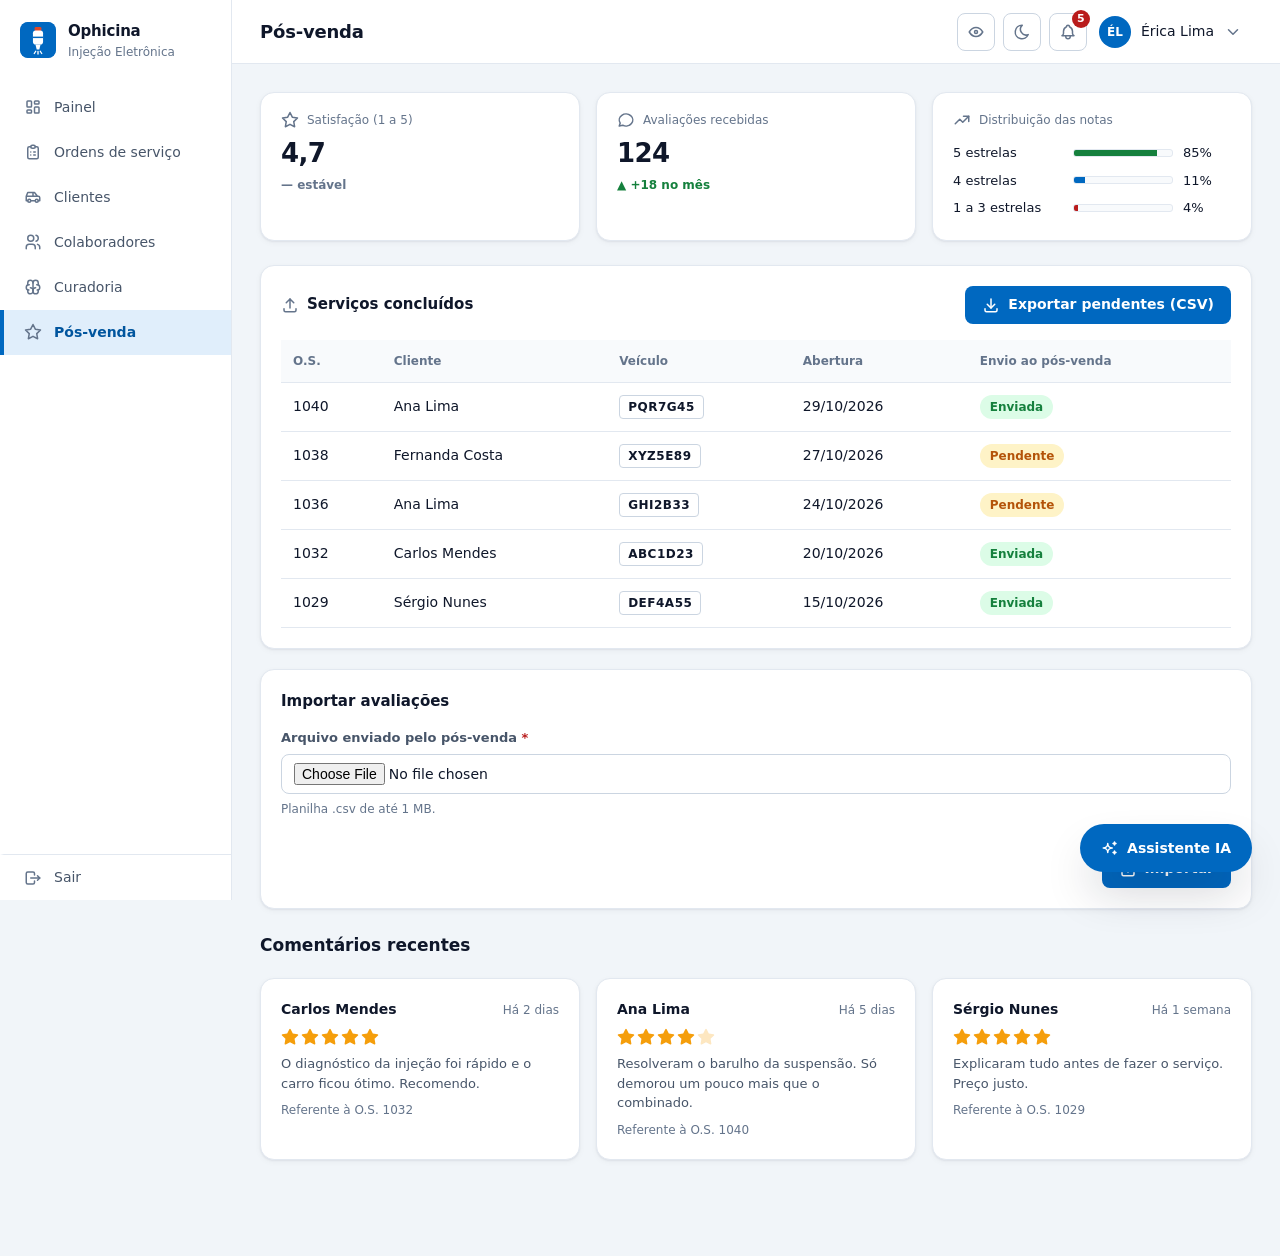
<file: design/ophicina-web/pos-venda.html>
<!DOCTYPE html>
<html lang="pt-BR">
  <head>
    <meta charset="UTF-8" />
    <meta name="viewport" content="width=device-width, initial-scale=1" />
    <meta name="description" content="Envio dos serviços concluídos ao pós-venda e avaliações dos clientes." />
    <title>Pós-venda | Ophicina</title>
    <link rel="icon" href="img/favicon.svg" type="image/svg+xml" />
    <link rel="stylesheet" href="css/estilos.css" />
    <script src="js/tema.js"></script>
    <script src="js/dados.js" defer></script>
    <script src="js/comum.js" defer></script>
    <script src="js/pos-venda.js" defer></script>
  </head>
  <body>
    <a class="pular-conteudo" href="#conteudo">Pular para o conteúdo</a>
    <div class="aplicacao">
      <nav class="menu-lateral" aria-label="Menu principal">
        <a class="marca" href="painel.html">
          <img class="marca-icone" src="img/logo.svg" alt="" width="36" height="36" />
          <span>
            <span class="marca-nome">Ophicina</span>
            <span class="marca-descricao">Injeção Eletrônica</span>
          </span>
        </a>
        <ul>
          <li>
            <a class="item-menu" href="painel.html" title="Painel">
              <img class="icone" src="img/icones/layout-dashboard.svg" alt="" /><span class="texto-item">Painel</span>
            </a>
          </li>
          <li>
            <a class="item-menu" href="ordens-servico.html" title="Ordens de serviço">
              <img class="icone" src="img/icones/clipboard-list.svg" alt="" /><span class="texto-item">Ordens de serviço</span>
            </a>
          </li>
          <li>
            <a class="item-menu" href="clientes.html" title="Clientes">
              <img class="icone" src="img/icones/car.svg" alt="" /><span class="texto-item">Clientes</span>
            </a>
          </li>
          <li>
            <a class="item-menu" href="colaboradores.html" title="Colaboradores">
              <img class="icone" src="img/icones/users.svg" alt="" /><span class="texto-item">Colaboradores</span>
            </a>
          </li>
          <li>
            <a class="item-menu" href="curadoria.html" title="Curadoria">
              <img class="icone" src="img/icones/brain.svg" alt="" /><span class="texto-item">Curadoria</span>
            </a>
          </li>
          <li>
            <a class="item-menu" href="pos-venda.html" title="Pós-venda" aria-current="page">
              <img class="icone" src="img/icones/star.svg" alt="" /><span class="texto-item">Pós-venda</span>
            </a>
          </li>
        </ul>
        <a class="item-menu item-sair" href="index.html" title="Sair">
          <img class="icone" src="img/icones/logout.svg" alt="" /><span class="texto-item">Sair</span>
        </a>
      </nav>

      <div class="area-principal">
        <header class="topo">
          <h1>Pós-venda</h1>
          <div class="topo-acoes">
            <button type="button" class="botao-icone" id="botao-privacidade" aria-pressed="false" title="Ocultar dados sensíveis">
              <img class="icone" src="img/icones/eye.svg" alt="Ocultar dados sensíveis" />
            </button>
            <button type="button" class="botao-icone" id="botao-tema" aria-pressed="false" title="Alternar tema escuro">
              <img class="icone" src="img/icones/moon.svg" alt="Alternar tema escuro" />
            </button>
            <details class="menu-suspenso">
              <summary class="botao-icone" title="Pendências">
                <img class="icone" src="img/icones/bell.svg" alt="Pendências" />
                <span class="contador" id="contador-pendencias" hidden>0</span>
              </summary>
              <div class="menu-suspenso-painel">
                <h2>Pendências</h2>
                <ul id="lista-pendencias"></ul>
              </div>
            </details>
            <details class="menu-suspenso perfil">
              <summary>
                <span class="avatar" aria-hidden="true">ÉL</span>
                <span class="nome-perfil sensivel">Érica Lima</span>
                <img class="icone" src="img/icones/chevron-down.svg" alt="" />
              </summary>
              <div class="menu-suspenso-painel">
                <h2>Gestora</h2>
                <ul>
                  <li><a href="index.html">Sair do sistema</a></li>
                </ul>
              </div>
            </details>
          </div>
        </header>

        <main class="conteudo" id="conteudo">
          <ul class="indicadores">
            <li class="cartao indicador">
              <h2><img class="icone" src="img/icones/star.svg" alt="" />Satisfação (1 a 5)</h2>
              <p class="valor sensivel">4,7</p>
              <p class="tendencia neutra sensivel">— estável</p>
            </li>
            <li class="cartao indicador">
              <h2><img class="icone" src="img/icones/message-circle.svg" alt="" />Avaliações recebidas</h2>
              <p class="valor" id="total-avaliacoes">124</p>
              <p class="tendencia positiva">▲ +18 no mês</p>
            </li>
            <li class="cartao indicador">
              <h2><img class="icone" src="img/icones/trending-up.svg" alt="" />Distribuição das notas</h2>
              <ul class="distribuicao">
                <li class="bom"><span>5 estrelas</span><span class="progresso"><span class="largura-85"></span></span><span>85%</span></li>
                <li><span>4 estrelas</span><span class="progresso"><span class="largura-11"></span></span><span>11%</span></li>
                <li class="ruim"><span>1 a 3 estrelas</span><span class="progresso"><span class="largura-4"></span></span><span>4%</span></li>
              </ul>
            </li>
          </ul>

          <div class="duas-colunas">
            <section class="cartao" aria-labelledby="titulo-envio">
              <div class="cartao-cabecalho">
                <h2 id="titulo-envio"><img class="icone" src="img/icones/upload.svg" alt="" />Serviços concluídos</h2>
                <button type="button" class="botao botao-primario" id="exportar-csv">
                  <img class="icone" src="img/icones/download.svg" alt="" /> Exportar pendentes (CSV)
                </button>
              </div>
              <div class="tabela-rolagem">
                <table>
                  <thead>
                    <tr>
                      <th scope="col">O.S.</th>
                      <th scope="col">Cliente</th>
                      <th scope="col">Veículo</th>
                      <th scope="col">Abertura</th>
                      <th scope="col">Envio ao pós-venda</th>
                    </tr>
                  </thead>
                  <tbody id="corpo-finalizadas"></tbody>
                </table>
              </div>
            </section>

            <aside class="cartao">
              <form class="formulario" id="formulario-importacao">
                <h2>Importar avaliações</h2>
                <div class="campo">
                  <label for="arquivo-avaliacoes">Arquivo enviado pelo pós-venda <span class="obrigatorio">*</span></label>
                  <input type="file" id="arquivo-avaliacoes" accept=".csv" required />
                  <small class="dica">Planilha .csv de até 1 MB.</small>
                </div>
                <p class="mensagem-formulario" id="mensagem-importacao" role="alert"></p>
                <div class="acoes-formulario">
                  <button type="submit" class="botao botao-primario"><img class="icone" src="img/icones/upload.svg" alt="" /> Importar</button>
                </div>
              </form>
            </aside>
          </div>

          <section class="conteudo-secao" aria-labelledby="titulo-comentarios">
            <h2 class="secao-titulo" id="titulo-comentarios">Comentários recentes</h2>
            <div class="avaliacoes" id="lista-avaliacoes"></div>
          </section>
        </main>
      </div>
    </div>

    <button type="button" class="botao botao-assistente" id="abrir-assistente">
      <img class="icone" src="img/icones/sparkles.svg" alt="" /> Assistente IA
    </button>

    <dialog class="assistente" id="assistente" aria-labelledby="assistente-titulo">
      <div class="assistente-topo">
        <h2 id="assistente-titulo"><img class="icone" src="img/icones/sparkles.svg" alt="" /> Assistente de diagnóstico</h2>
        <button type="button" class="botao-icone" id="fechar-assistente" title="Fechar">
          <img class="icone" src="img/icones/x.svg" alt="Fechar" />
        </button>
      </div>
      <ol class="assistente-conversa" id="assistente-conversa" aria-live="polite">
        <li class="mensagem-chat ia">Olá, Érica. Pergunte sobre um sintoma, um código de falha ou uma O.S. Eu procuro casos parecidos nos relatos que a oficina já aprovou.</li>
      </ol>
      <form class="assistente-formulario" id="assistente-formulario">
        <label for="assistente-pergunta" class="sr-only">Sua pergunta</label>
        <input type="text" id="assistente-pergunta" required minlength="3" maxlength="300" autocomplete="off"
          placeholder="Ex.: o que fazer com o código P0420?" />
        <button type="submit" class="botao botao-primario" title="Enviar pergunta">
          <img class="icone" src="img/icones/send.svg" alt="Enviar" />
        </button>
      </form>
    </dialog>
  </body>
</html>
</file>
<file: design/ophicina-web/css/estilos.css>
/* estilos.css - Ophicina, interface do gestor
   1. Variáveis e tema escuro   2. Base   3. Estrutura (menu, topo)
   4. Componentes   5. Telas   6. Assistente e avisos   7. Responsividade */

/* =============== 1. VARIÁVEIS =============== */
:root {
  --largura-menu: 232px;

  /* azul da fachada da oficina (identidade visual da Ophicina) */
  --destaque: #0068c0;
  --destaque-forte: #00559e;
  --destaque-claro: #e0eefb;
  --destaque-texto: #00559e;
  --sobre-destaque: #ffffff;

  --fundo: #f1f5f9;
  --superficie: #ffffff;
  --superficie-2: #f8fafc;
  --texto: #0f172a;
  --texto-2: #475569;
  --texto-3: #64748b;
  --borda: #e2e8f0;
  --borda-forte: #cbd5e1;
  --realce: #e2e8f0;

  /* status das ordens de serviço */
  --aberta: #6d28d9;
  --aberta-fundo: #ede9fe;
  --andamento: #b45309;
  --andamento-fundo: #fef3c7;
  --curadoria: #c2410c;
  --curadoria-fundo: #ffedd5;
  --finalizada: #15803d;
  --finalizada-fundo: #dcfce7;

  --erro: #b91c1c;
  --erro-fundo: #fee2e2;
  --sucesso: #15803d;

  --raio: 8px;
  --raio-grande: 14px;
  --sombra: 0 1px 2px rgba(15, 23, 42, 0.06), 0 2px 6px rgba(15, 23, 42, 0.04);
  --sombra-forte: 0 24px 48px -12px rgba(15, 23, 42, 0.3);

  --fonte: "Inter", "Segoe UI", Roboto, system-ui, -apple-system, sans-serif;
  color-scheme: light;
}

:root.escuro {
  --destaque-forte: #1a7ad0;
  --destaque-claro: rgba(0, 104, 192, 0.24);
  --destaque-texto: #93c5fd;

  --fundo: #0f172a;
  --superficie: #1e293b;
  --superficie-2: #273449;
  --texto: #f8fafc;
  --texto-2: #cbd5e1;
  --texto-3: #94a3b8;
  --borda: #334155;
  --borda-forte: #475569;
  --realce: #334155;

  --aberta: #c4b5fd;
  --aberta-fundo: rgba(167, 139, 250, 0.16);
  --andamento: #fcd34d;
  --andamento-fundo: rgba(251, 191, 36, 0.16);
  --curadoria: #fdba74;
  --curadoria-fundo: rgba(251, 146, 60, 0.16);
  --finalizada: #86efac;
  --finalizada-fundo: rgba(74, 222, 128, 0.16);

  --erro: #fca5a5;
  --erro-fundo: rgba(248, 113, 113, 0.16);
  --sucesso: #86efac;

  --sombra: 0 1px 2px rgba(0, 0, 0, 0.3);
  --sombra-forte: 0 24px 48px -12px rgba(0, 0, 0, 0.7);
  color-scheme: dark;
}

/* =============== 2. BASE =============== */
/* Garante que o atributo hidden esconda mesmo elementos com display próprio
   (ex.: .formulario usa display: grid e anularia o hidden). */
[hidden] {
  display: none !important;
}

*,
*::before,
*::after {
  box-sizing: border-box;
}

body {
  margin: 0;
  font-family: var(--fonte);
  font-size: 14px;
  line-height: 1.5;
  color: var(--texto);
  background: var(--fundo);
}

h1,
h2,
h3,
p,
ul,
ol,
dl,
dd,
figure {
  margin: 0;
}

ul,
ol {
  padding: 0;
  list-style: none;
}

a {
  color: inherit;
}

button,
input,
select,
textarea {
  font: inherit;
  color: inherit;
}

.icone {
  width: 18px;
  height: 18px;
  flex-shrink: 0;
  vertical-align: middle;
}

/* os ícones são cinza; no tema escuro ficam mais claros */
.escuro .icone {
  filter: brightness(1.9);
}

/* ícones brancos sobre fundos coloridos */
.botao-primario .icone,
.botao-sucesso .icone,
.botao-assistente .icone,
.aviso .icone,
.marca-ativa .icone {
  filter: brightness(0) invert(1);
}

.estrelas .icone {
  filter: none;
}

.sr-only {
  position: absolute;
  width: 1px;
  height: 1px;
  padding: 0;
  margin: -1px;
  overflow: hidden;
  clip: rect(0, 0, 0, 0);
  white-space: nowrap;
  border: 0;
}

.pular-conteudo {
  position: absolute;
  left: 12px;
  top: -60px;
  z-index: 100;
  padding: 10px 16px;
  background: var(--destaque);
  color: var(--sobre-destaque);
  border-radius: var(--raio);
  font-weight: 600;
}

.pular-conteudo:focus {
  top: 12px;
}

:focus-visible {
  outline: 3px solid var(--destaque);
  outline-offset: 2px;
}

/* Modo privacidade (RNF-03): borra valores e nomes marcados como sensíveis */
.privacidade .sensivel {
  filter: blur(6px);
  user-select: none;
}

/* =============== 3. ESTRUTURA =============== */
.aplicacao {
  display: grid;
  grid-template-columns: var(--largura-menu) 1fr;
  min-height: 100vh;
}

/* ----- menu lateral ----- */
.menu-lateral {
  position: sticky;
  top: 0;
  height: 100vh;
  display: flex;
  flex-direction: column;
  background: var(--superficie);
  border-right: 1px solid var(--borda);
}

.marca {
  display: flex;
  align-items: center;
  gap: 12px;
  padding: 20px 20px 24px;
  text-decoration: none;
}

.marca-icone {
  display: grid;
  place-items: center;
  width: 36px;
  height: 36px;
  border-radius: var(--raio);
  background: var(--destaque);
  color: var(--sobre-destaque);
  font-size: 20px;
}

.marca-nome {
  display: block;
  font-weight: 700;
  font-size: 15px;
  letter-spacing: -0.2px;
}

.marca-descricao {
  display: block;
  font-size: 12px;
  color: var(--texto-3);
}

.menu-lateral ul {
  flex: 1;
}

.menu-lateral a.item-menu {
  display: flex;
  align-items: center;
  gap: 12px;
  padding: 12px 20px;
  border-left: 4px solid transparent;
  color: var(--texto-2);
  font-weight: 500;
  text-decoration: none;
}

.menu-lateral a.item-menu:hover {
  background: var(--realce);
  color: var(--texto);
}

.menu-lateral a.item-menu[aria-current="page"] {
  border-left-color: var(--destaque);
  background: var(--destaque-claro);
  color: var(--destaque-texto);
  font-weight: 600;
}

.menu-lateral .item-sair {
  border-top: 1px solid var(--borda);
  color: var(--erro);
  margin-top: 8px;
  padding-top: 16px;
  padding-bottom: 20px;
}

/* ----- área principal ----- */
.area-principal {
  display: flex;
  flex-direction: column;
  min-width: 0;
}

.topo {
  position: sticky;
  top: 0;
  z-index: 20;
  display: flex;
  align-items: center;
  gap: 16px;
  height: 64px;
  padding: 0 28px;
  background: var(--superficie);
  border-bottom: 1px solid var(--borda);
}

.topo h1 {
  font-size: 18px;
  font-weight: 600;
  letter-spacing: -0.2px;
}

.topo-acoes {
  display: flex;
  align-items: center;
  gap: 8px;
  margin-left: auto;
}

.conteudo {
  flex: 1;
  padding: 28px 28px 96px;
  display: flex;
  flex-direction: column;
  gap: 24px;
}

/* ----- menus suspensos (<details>) ----- */
.menu-suspenso {
  position: relative;
}

.menu-suspenso > summary {
  list-style: none;
  cursor: pointer;
}

.menu-suspenso > summary::-webkit-details-marker {
  display: none;
}

.menu-suspenso-painel {
  position: absolute;
  right: 0;
  top: calc(100% + 8px);
  min-width: 260px;
  padding: 8px;
  background: var(--superficie);
  border: 1px solid var(--borda);
  border-radius: var(--raio);
  box-shadow: var(--sombra-forte);
}

.menu-suspenso-painel h2 {
  font-size: 12px;
  font-weight: 600;
  color: var(--texto-3);
  padding: 6px 10px;
}

.menu-suspenso-painel li a,
.menu-suspenso-painel li {
  display: block;
  padding: 8px 10px;
  border-radius: 6px;
  text-decoration: none;
  font-size: 13px;
}

.menu-suspenso-painel li a {
  padding: 0;
}

.menu-suspenso-painel li:hover {
  background: var(--realce);
}

.contador {
  position: absolute;
  top: -4px;
  right: -4px;
  min-width: 18px;
  height: 18px;
  padding: 0 5px;
  border-radius: 9px;
  background: var(--erro);
  color: #fff;
  font-size: 11px;
  font-weight: 700;
  line-height: 18px;
  text-align: center;
}

:root.escuro .contador {
  background: #dc2626;
}

.perfil > summary {
  display: flex;
  align-items: center;
  gap: 10px;
  padding: 4px 10px 4px 4px;
  border-radius: 20px;
}

.perfil > summary:hover {
  background: var(--realce);
}

.avatar {
  display: grid;
  place-items: center;
  width: 32px;
  height: 32px;
  border-radius: 50%;
  background: var(--destaque);
  color: var(--sobre-destaque);
  font-size: 12px;
  font-weight: 700;
  flex-shrink: 0;
}

.avatar-neutro {
  background: var(--superficie-2);
  color: var(--texto-2);
  border: 1px solid var(--borda);
}

/* =============== 4. COMPONENTES =============== */

/* ----- botões ----- */
.botao {
  display: inline-flex;
  align-items: center;
  justify-content: center;
  gap: 8px;
  min-height: 38px;
  padding: 0 16px;
  border: 1px solid transparent;
  border-radius: var(--raio);
  font-weight: 600;
  cursor: pointer;
  text-decoration: none;
  white-space: nowrap;
}

.botao-primario {
  background: var(--destaque);
  color: var(--sobre-destaque);
}

.botao-primario:hover {
  background: var(--destaque-forte);
}

.botao-secundario {
  background: var(--superficie);
  border-color: var(--borda-forte);
  color: var(--texto);
}

.botao-secundario:hover {
  background: var(--realce);
}

.botao-sucesso {
  background: #15803d;
  color: #fff;
}

.botao-sucesso:hover {
  background: #166534;
}

.botao-perigo {
  background: transparent;
  border-color: var(--erro);
  color: var(--erro);
}

.botao-perigo:hover {
  background: var(--erro-fundo);
}

.botao-pequeno {
  min-height: 32px;
  padding: 0 12px;
  font-size: 13px;
}

.botao-icone {
  position: relative;
  display: grid;
  place-items: center;
  width: 38px;
  height: 38px;
  border: 1px solid var(--borda-forte);
  border-radius: var(--raio);
  background: var(--superficie);
  color: var(--texto-2);
  cursor: pointer;
}

.botao-icone:hover {
  background: var(--realce);
  color: var(--texto);
}

.botao-icone[aria-pressed="true"] {
  background: var(--destaque-claro);
  border-color: var(--destaque);
  color: var(--destaque-texto);
}

/* ----- etiquetas de status e habilidade ----- */
.status {
  display: inline-block;
  padding: 3px 10px;
  border-radius: 999px;
  font-size: 12px;
  font-weight: 600;
  white-space: nowrap;
}

.status-aberta { color: var(--aberta); background: var(--aberta-fundo); }
.status-andamento { color: var(--andamento); background: var(--andamento-fundo); }
.status-curadoria { color: var(--curadoria); background: var(--curadoria-fundo); }
.status-finalizada { color: var(--finalizada); background: var(--finalizada-fundo); }
.status-inativo { color: var(--texto-3); background: var(--superficie-2); }

.etiquetas {
  display: flex;
  flex-wrap: wrap;
  gap: 6px;
}

.etiqueta {
  padding: 2px 8px;
  border: 1px solid var(--borda);
  border-radius: 6px;
  background: var(--superficie-2);
  color: var(--texto-2);
  font-size: 12px;
  font-weight: 500;
}

.placa {
  display: inline-block;
  padding: 2px 8px;
  border: 1px solid var(--borda-forte);
  border-radius: 4px;
  background: var(--superficie);
  font-size: 12px;
  font-weight: 700;
  letter-spacing: 0.5px;
  font-variant-numeric: tabular-nums;
}

/* ----- cartões e seções ----- */
.cartao {
  background: var(--superficie);
  border: 1px solid var(--borda);
  border-radius: var(--raio-grande);
  box-shadow: var(--sombra);
  padding: 20px;
}

.cartao-cabecalho {
  display: flex;
  flex-wrap: wrap;
  align-items: baseline;
  justify-content: space-between;
  gap: 12px;
  margin-bottom: 16px;
}

.cartao-cabecalho h2,
.cartao > h2 {
  font-size: 15px;
  font-weight: 600;
  display: flex;
  align-items: center;
  gap: 8px;
}

.cartao-cabecalho h2 .icone {
  color: var(--destaque-texto);
}

.subtitulo {
  font-size: 12px;
  color: var(--texto-3);
}

.barra-acoes {
  display: flex;
  align-items: flex-end;
  flex-wrap: wrap;
  gap: 12px;
}

.barra-acoes .empurra {
  margin-left: auto;
}

/* ----- tabelas ----- */
.tabela-rolagem {
  overflow-x: auto;
}

table {
  width: 100%;
  border-collapse: collapse;
}

caption {
  text-align: left;
  font-size: 15px;
  font-weight: 600;
  padding-bottom: 12px;
}

th,
td {
  padding: 12px;
  text-align: left;
  vertical-align: middle;
  border-bottom: 1px solid var(--borda);
}

thead th {
  font-size: 12px;
  font-weight: 600;
  color: var(--texto-3);
  background: var(--superficie-2);
}

tbody tr:hover {
  background: var(--superficie-2);
}

td .secundario {
  display: block;
  font-size: 12px;
  color: var(--texto-3);
}

.linha-inativa td {
  color: var(--texto-3);
}

.vazio {
  padding: 32px 12px;
  text-align: center;
  color: var(--texto-3);
}

/* ----- formulários ----- */
.formulario {
  display: grid;
  gap: 16px;
}

.formulario h2 {
  font-size: 15px;
  font-weight: 600;
}

.campo {
  display: grid;
  gap: 6px;
  align-content: start;
}

.campo label,
.campo-rotulo,
fieldset legend {
  font-size: 13px;
  font-weight: 600;
  color: var(--texto-2);
}

.obrigatorio {
  color: var(--erro);
}

.campo input,
.campo select,
.campo textarea {
  width: 100%;
  min-height: 40px;
  padding: 8px 12px;
  border: 1px solid var(--borda-forte);
  border-radius: var(--raio);
  background: var(--superficie);
}

.campo textarea {
  min-height: 110px;
  resize: vertical;
  line-height: 1.6;
}

.campo input:focus,
.campo select:focus,
.campo textarea:focus {
  outline: none;
  border-color: var(--destaque);
  box-shadow: 0 0 0 3px var(--destaque-claro);
}

.campo input:user-invalid,
.campo select:user-invalid,
.campo textarea:user-invalid {
  border-color: var(--erro);
}

.dica {
  font-size: 12px;
  color: var(--texto-3);
}

.campos-lado-a-lado {
  display: grid;
  grid-template-columns: 1fr 1fr;
  gap: 16px;
  align-items: start;
}

fieldset {
  margin: 0;
  padding: 12px 14px 14px;
  border: 1px solid var(--borda);
  border-radius: var(--raio);
  display: grid;
  gap: 8px;
}

fieldset legend {
  padding: 0 4px;
}

.opcoes {
  display: flex;
  flex-wrap: wrap;
  gap: 8px 16px;
}

.opcao {
  display: inline-flex;
  align-items: center;
  gap: 8px;
  font-size: 13px;
  cursor: pointer;
}

.opcao input {
  width: 16px;
  height: 16px;
  accent-color: var(--destaque);
}

.acoes-formulario {
  display: flex;
  justify-content: flex-end;
  gap: 12px;
  flex-wrap: wrap;
}

.campo-busca {
  display: flex;
  align-items: center;
  gap: 8px;
  min-width: 280px;
  min-height: 40px;
  padding: 0 12px;
  border: 1px solid var(--borda-forte);
  border-radius: 20px;
  background: var(--superficie);
  color: var(--texto-3);
}

.campo-busca:focus-within {
  border-color: var(--destaque);
  box-shadow: 0 0 0 3px var(--destaque-claro);
}

.campo-busca input {
  flex: 1;
  border: 0;
  outline: none;
  background: transparent;
  min-height: 38px;
  color: var(--texto);
}

/* diálogo de formulário (nova O.S.) */
dialog.janela {
  width: min(640px, calc(100vw - 32px));
  max-height: calc(100vh - 48px);
  padding: 0;
  border: 1px solid var(--borda);
  border-radius: var(--raio-grande);
  background: var(--superficie);
  color: var(--texto);
  box-shadow: var(--sombra-forte);
}

dialog::backdrop {
  background: rgba(15, 23, 42, 0.45);
}

.janela-topo {
  display: flex;
  align-items: center;
  justify-content: space-between;
  padding: 18px 24px;
  border-bottom: 1px solid var(--borda);
}

.janela-topo h2 {
  font-size: 17px;
}

.janela .formulario {
  padding: 20px 24px 24px;
}

/* =============== 5. TELAS =============== */

/* ----- login ----- */
.pagina-login {
  display: grid;
  grid-template-columns: minmax(360px, 5fr) 6fr;
  min-height: 100vh;
}

.login-apresentacao {
  display: flex;
  flex-direction: column;
  justify-content: space-between;
  padding: 48px;
  background: #0f172a;
  color: #e2e8f0;
}

.logotipo {
  display: inline-grid;
  gap: 6px;
  color: #ffffff;
  text-decoration: none;
}

/* "OPHICINA" com os dois "I" desenhados como bicos injetores,
   como no logotipo original da oficina, em traço plano */
.logotipo-nome {
  display: inline-flex;
  align-items: flex-end;
  font-size: 44px;
  font-weight: 800;
  letter-spacing: 1.5px;
  line-height: 1;
}

.letra-injetor {
  height: 0.86em;
  width: auto;
  margin: 0 0.07em;
  color: #ffffff;
}

.logotipo-descricao {
  font-size: 13px;
  font-weight: 500;
  color: #94a3b8;
  letter-spacing: 0.3px;
}

.login-apresentacao .faixa {
  background: var(--destaque);
}

.login-apresentacao blockquote {
  margin: 0;
  max-width: 34ch;
  font-size: 26px;
  line-height: 1.35;
  font-weight: 600;
  letter-spacing: -0.4px;
  color: #f8fafc;
}

.login-apresentacao figcaption {
  margin-top: 16px;
  font-size: 13px;
  color: #94a3b8;
}

.login-apresentacao .faixa {
  display: block;
  width: 56px;
  height: 6px;
  margin-bottom: 24px;
  border-radius: 3px;
}

.login-apresentacao address {
  font-style: normal;
  font-size: 13px;
  line-height: 1.6;
  color: #94a3b8;
}

.login-formulario {
  display: grid;
  place-items: center;
  padding: 48px 24px;
  background: var(--superficie);
}

.login-caixa {
  width: min(380px, 100%);
  display: grid;
  gap: 24px;
}

.login-caixa h1 {
  font-size: 26px;
  letter-spacing: -0.4px;
}

.login-caixa .introducao {
  color: var(--texto-2);
  margin-top: 6px;
}

.campo-senha {
  position: relative;
}

.campo-senha input {
  padding-right: 48px;
}

.campo-senha .botao-icone {
  position: absolute;
  right: 4px;
  top: 4px;
  width: 32px;
  height: 32px;
  border: 0;
  background: transparent;
}

.linha-entre {
  display: flex;
  justify-content: space-between;
  align-items: center;
  font-size: 13px;
}

.link {
  background: none;
  border: 0;
  padding: 0;
  color: var(--destaque-texto);
  font-weight: 600;
  text-decoration: underline;
  text-underline-offset: 3px;
  cursor: pointer;
}

.recuperacao {
  padding: 16px;
  border: 1px dashed var(--borda-forte);
  border-radius: var(--raio);
  background: var(--superficie-2);
}

.mensagem-formulario {
  font-size: 13px;
  font-weight: 600;
}

.mensagem-formulario.erro { color: var(--erro); }
.mensagem-formulario.sucesso { color: var(--sucesso); }

/* ----- painel ----- */
.indicadores {
  display: grid;
  grid-template-columns: repeat(auto-fit, minmax(170px, 1fr));
  gap: 16px;
}

.indicador {
  padding: 18px 20px;
}

.indicador h2 {
  display: flex;
  align-items: center;
  gap: 8px;
  font-size: 12px;
  font-weight: 500;
  color: var(--texto-3);
  margin-bottom: 10px;
}

.indicador .valor {
  font-size: 26px;
  font-weight: 700;
  letter-spacing: -0.6px;
  line-height: 1.1;
  font-variant-numeric: tabular-nums;
}

.tendencia {
  margin-top: 8px;
  font-size: 12px;
  font-weight: 600;
}

/* a seta mostra a direção do número; a cor mostra se a mudança é boa ou ruim */
.tendencia.positiva { color: var(--sucesso); }
.tendencia.negativa { color: var(--erro); }
.tendencia.neutra { color: var(--texto-3); }

.graficos {
  display: grid;
  grid-template-columns: repeat(2, minmax(0, 1fr));
  gap: 16px;
}

.grafico {
  position: relative;
  height: 240px;
}

/* no modo privacidade o gráfico de faturamento fica borrado */
.privacidade canvas.sensivel {
  filter: blur(8px);
}

.blocos-inferiores {
  display: grid;
  grid-template-columns: repeat(3, minmax(0, 1fr));
  gap: 16px;
}

.lista-compacta li {
  display: flex;
  align-items: center;
  gap: 12px;
  padding: 10px 0;
  border-bottom: 1px solid var(--borda);
}

.lista-compacta li:last-child {
  border-bottom: 0;
}

.lista-compacta .texto {
  flex: 1;
  min-width: 0;
}

.lista-compacta .texto strong {
  display: block;
  font-weight: 500;
  font-size: 13px;
}

.lista-compacta .texto span {
  display: block;
  font-size: 12px;
  color: var(--texto-3);
  white-space: nowrap;
  overflow: hidden;
  text-overflow: ellipsis;
}

.progresso {
  width: 90px;
  height: 6px;
  border-radius: 3px;
  background: var(--superficie-2);
  border: 1px solid var(--borda);
  overflow: hidden;
}

.progresso span {
  display: block;
  height: 100%;
  background: var(--destaque);
}

.ver-tudo {
  display: inline-block;
  margin-top: 12px;
  font-size: 13px;
  font-weight: 600;
  color: var(--destaque-texto);
}

/* ----- quadro de ordens de serviço ----- */
.quadro {
  display: grid;
  grid-template-columns: repeat(4, minmax(240px, 1fr));
  gap: 16px;
  overflow-x: auto;
  padding-bottom: 8px;
  align-items: start;
}

.coluna {
  display: flex;
  flex-direction: column;
  gap: 12px;
  padding: 14px;
  min-height: 420px;
  border-radius: var(--raio-grande);
  background: var(--superficie-2);
  border: 1px solid var(--borda);
  border-top: 4px solid var(--cor-coluna);
}

.coluna-aberta { --cor-coluna: var(--aberta); }
.coluna-andamento { --cor-coluna: var(--andamento); }
.coluna-curadoria { --cor-coluna: var(--curadoria); }
.coluna-finalizada { --cor-coluna: var(--finalizada); }

.coluna h2 {
  display: flex;
  align-items: center;
  justify-content: space-between;
  font-size: 14px;
  font-weight: 600;
}

.coluna h2 .total {
  min-width: 26px;
  padding: 1px 8px;
  border-radius: 999px;
  background: var(--superficie);
  border: 1px solid var(--borda);
  font-size: 12px;
  text-align: center;
}

.ficha-os {
  display: grid;
  gap: 10px;
  padding: 14px;
  background: var(--superficie);
  border: 1px solid var(--borda);
  border-radius: var(--raio);
  box-shadow: var(--sombra);
}

.ficha-os header {
  display: flex;
  align-items: center;
  justify-content: space-between;
  gap: 8px;
}

.ficha-os .numero {
  font-size: 12px;
  font-weight: 600;
  color: var(--texto-3);
}

.ficha-os .cliente {
  font-weight: 600;
  font-size: 13px;
}

.ficha-os .sintoma {
  font-size: 13px;
  color: var(--texto-2);
}

.ficha-os .responsavel {
  display: flex;
  align-items: center;
  gap: 6px;
  padding-top: 10px;
  border-top: 1px dashed var(--borda);
  font-size: 12px;
  color: var(--texto-2);
}

.ficha-os .responsavel.sem-mecanico {
  color: var(--erro);
  font-weight: 600;
}

.alocar {
  display: grid;
  grid-template-columns: 1fr auto;
  gap: 8px;
}

.alocar select {
  min-height: 32px;
  padding: 4px 8px;
  border: 1px solid var(--borda-forte);
  border-radius: 6px;
  background: var(--superficie);
  font-size: 12px;
}

.alocar .mensagem-formulario {
  grid-column: 1 / -1;
  font-size: 12px;
}

.botao-ia {
  background: var(--destaque-claro);
  color: var(--destaque-texto);
  border: 1px dashed var(--destaque);
  width: 100%;
}

.coluna .vazio {
  padding: 24px 8px;
  font-size: 13px;
}

/* ----- clientes e colaboradores ----- */
.duas-colunas {
  display: grid;
  grid-template-columns: minmax(0, 1fr) 380px;
  gap: 20px;
  align-items: start;
}

.duas-colunas > aside {
  position: sticky;
  top: 88px;
}

/* ----- curadoria ----- */
.secao-titulo {
  display: flex;
  align-items: center;
  gap: 10px;
  font-size: 17px;
  font-weight: 600;
  scroll-margin-top: 88px;
}

.curadoria-grade {
  display: grid;
  grid-template-columns: 300px minmax(0, 1fr);
  gap: 20px;
  align-items: start;
}

.fila li + li {
  margin-top: 8px;
}

.item-fila {
  display: grid;
  gap: 4px;
  width: 100%;
  padding: 12px 14px;
  text-align: left;
  border: 1px solid var(--borda);
  border-left: 4px solid transparent;
  border-radius: var(--raio);
  background: var(--superficie);
  cursor: pointer;
}

.item-fila:hover {
  border-color: var(--borda-forte);
}

.item-fila[aria-pressed="true"] {
  border-left-color: var(--curadoria);
  background: var(--curadoria-fundo);
}

.item-fila .linha {
  display: flex;
  justify-content: space-between;
  gap: 8px;
  font-size: 12px;
  color: var(--texto-3);
}

.item-fila strong {
  font-size: 13px;
}

.ficha-tecnica {
  display: grid;
  grid-template-columns: repeat(4, minmax(0, 1fr));
  gap: 12px;
  padding: 14px;
  border-radius: var(--raio);
  background: var(--superficie-2);
  border: 1px solid var(--borda);
}

.ficha-tecnica dt {
  font-size: 12px;
  color: var(--texto-3);
}

.ficha-tecnica dd {
  font-weight: 600;
  font-size: 13px;
}

.ficha-tecnica .largo {
  grid-column: 1 / -1;
}

.ficha-tecnica .largo dd {
  font-weight: 400;
}

.avaliacoes {
  display: grid;
  grid-template-columns: repeat(auto-fit, minmax(280px, 1fr));
  gap: 16px;
}

.avaliacao {
  display: grid;
  gap: 8px;
  align-content: start;
}

.avaliacao header {
  display: flex;
  justify-content: space-between;
  align-items: baseline;
}

.estrelas {
  display: flex;
  gap: 2px;
  color: #f59e0b; /* estrelas ficam douradas, independentemente da cor da marca */
  font-size: 16px;
}

.estrelas .apagada {
  opacity: 0.25;
}

.avaliacao blockquote {
  margin: 0;
  color: var(--texto-2);
  font-size: 13px;
}

.distribuicao li {
  display: grid;
  grid-template-columns: 110px 1fr 48px;
  align-items: center;
  gap: 10px;
  font-size: 13px;
  padding: 4px 0;
}

.distribuicao .progresso {
  width: 100%;
  height: 8px;
}

.distribuicao .ruim .progresso span {
  background: var(--erro);
}

.distribuicao .bom .progresso span {
  background: var(--finalizada);
}

/* =============== 6. ASSISTENTE E AVISOS =============== */
.botao-assistente {
  position: fixed;
  right: 28px;
  bottom: 28px;
  z-index: 30;
  min-height: 48px;
  padding: 0 20px;
  border-radius: 24px;
  box-shadow: var(--sombra-forte);
  background: var(--destaque);
  color: var(--sobre-destaque);
}

.botao-assistente:hover {
  background: var(--destaque-forte);
}

dialog.assistente {
  width: min(440px, calc(100vw - 32px));
  height: min(600px, calc(100vh - 48px));
  margin: auto 28px 28px auto;
  padding: 0;
  border: 1px solid var(--borda);
  border-radius: var(--raio-grande);
  background: var(--superficie);
  color: var(--texto);
  box-shadow: var(--sombra-forte);
}

dialog.assistente[open] {
  display: flex;
  flex-direction: column;
}

.assistente-topo {
  display: flex;
  align-items: center;
  justify-content: space-between;
  padding: 14px 16px 14px 20px;
  border-bottom: 1px solid var(--borda);
}

.assistente-topo h2 {
  display: flex;
  align-items: center;
  gap: 8px;
  font-size: 15px;
}

.assistente-topo h2 .icone {
  color: var(--destaque-texto);
}

.assistente-conversa {
  flex: 1;
  overflow-y: auto;
  display: flex;
  flex-direction: column;
  gap: 12px;
  padding: 20px;
  background: var(--superficie-2);
}

.mensagem-chat {
  max-width: 88%;
  padding: 10px 14px;
  border-radius: 14px;
  font-size: 13px;
  line-height: 1.55;
}

.mensagem-chat.ia {
  align-self: flex-start;
  background: var(--superficie);
  border: 1px solid var(--borda);
  border-bottom-left-radius: 4px;
}

.mensagem-chat.usuario {
  align-self: flex-end;
  background: var(--destaque);
  color: var(--sobre-destaque);
  border-bottom-right-radius: 4px;
}

.assistente-formulario {
  display: grid;
  grid-template-columns: 1fr auto;
  gap: 8px;
  padding: 14px 16px 6px;
  border-top: 1px solid var(--borda);
}

.assistente-formulario input {
  min-height: 42px;
  padding: 0 14px;
  border: 1px solid var(--borda-forte);
  border-radius: 21px;
  background: var(--superficie);
}

.assistente-formulario .botao {
  width: 42px;
  padding: 0;
  border-radius: 50%;
}

.area-avisos {
  position: fixed;
  left: 50%;
  bottom: 24px;
  z-index: 200;
  transform: translateX(-50%);
  display: grid;
  gap: 8px;
}

.aviso {
  display: flex;
  align-items: center;
  gap: 10px;
  padding: 12px 18px;
  border-radius: var(--raio);
  background: #0f172a;
  color: #f8fafc;
  font-weight: 500;
  box-shadow: var(--sombra-forte);
}

:root.escuro .aviso {
  background: #f8fafc;
  color: #0f172a;
}

:root.escuro .aviso .icone {
  filter: none;
}

/* =============== 7. RESPONSIVIDADE E ACESSIBILIDADE =============== */

/* Notebooks menores: blocos do painel e curadoria passam a empilhar */
@media (max-width: 1280px) {
  .blocos-inferiores {
    grid-template-columns: 1fr 1fr;
  }

  .duas-colunas {
    grid-template-columns: 1fr;
  }

  .duas-colunas > aside {
    position: static;
  }
}

/* Telas estreitas: o menu lateral mostra só os ícones */
@media (max-width: 1024px) {
  :root {
    --largura-menu: 72px;
  }

  .marca {
    justify-content: center;
    padding: 18px 0;
  }

  .marca > span:last-child,
  .menu-lateral .texto-item {
    position: absolute;
    width: 1px;
    height: 1px;
    overflow: hidden;
    clip: rect(0, 0, 0, 0);
  }

  .menu-lateral a.item-menu {
    justify-content: center;
    padding: 14px 0;
  }

  .graficos,
  .curadoria-grade {
    grid-template-columns: 1fr;
  }

  .blocos-inferiores {
    grid-template-columns: 1fr;
  }

  .pagina-login {
    grid-template-columns: 1fr;
  }

  .login-apresentacao {
    padding: 32px;
    gap: 32px;
  }

  .perfil .nome-perfil {
    display: none;
  }
}

@media (prefers-reduced-motion: no-preference) {
  .botao,
  .botao-icone,
  .item-menu,
  .item-fila {
    transition: background-color 0.15s, border-color 0.15s, color 0.15s;
  }

  .barra {
    transition: height 0.4s ease-out;
  }

  .aviso {
    animation: surgir 0.25s ease-out;
  }

  @keyframes surgir {
    from {
      opacity: 0;
      transform: translateY(8px);
    }
  }
}

/* ----- complementos da curadoria ----- */
.conteudo-secao {
  display: grid;
  gap: 20px;
}

.conteudo h3 {
  font-size: 15px;
  font-weight: 600;
}

#formulario-devolucao {
  margin-top: 16px;
}

#editor-relato .vazio {
  padding: 48px 12px;
}



/* larguras das barras de distribuição de notas (pós-venda) */
.largura-85 { width: 85%; }
.largura-11 { width: 11%; }
.largura-4 { width: 4%; }
</file>
